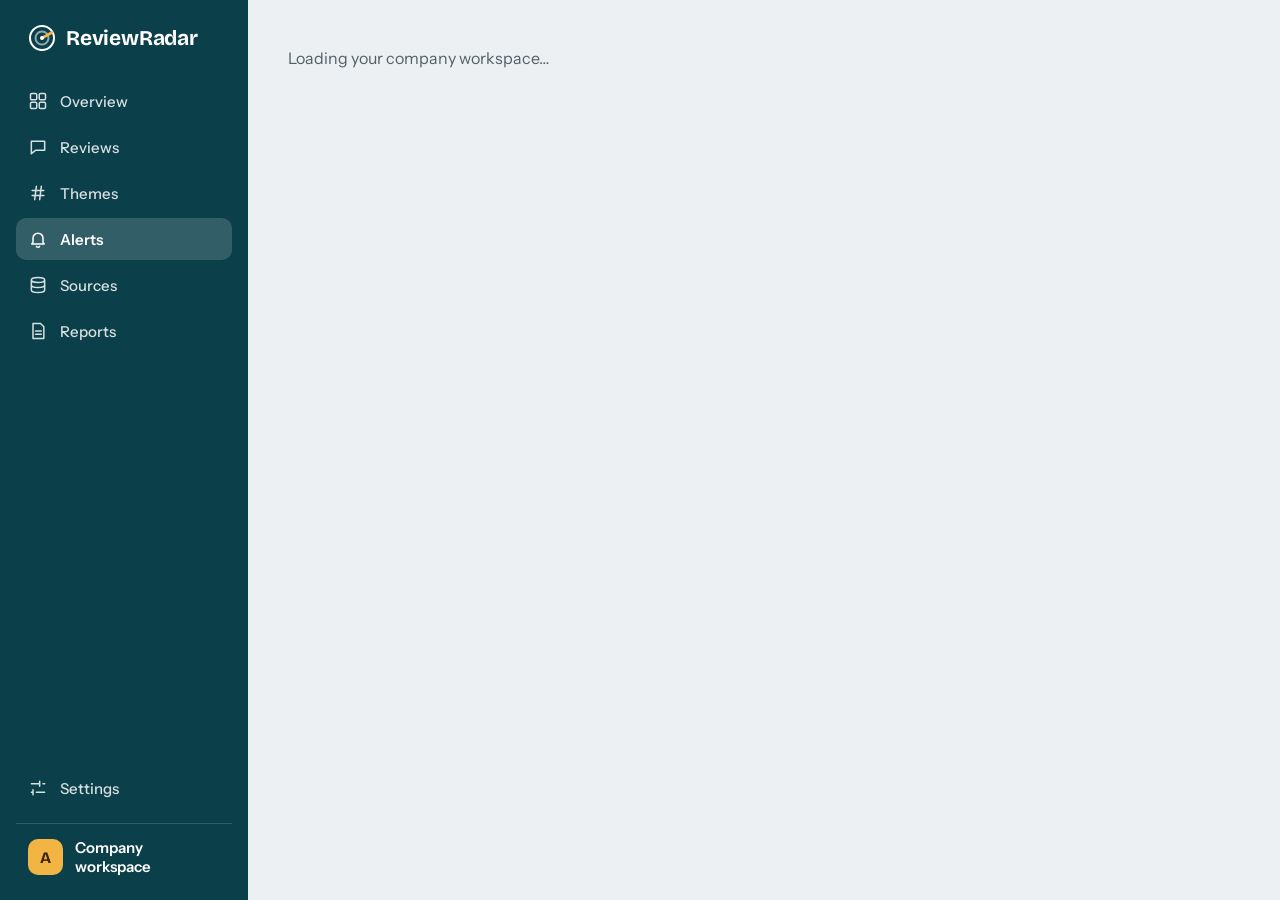
<file: alerts.html>
<!doctype html>
<html lang="en">
<head>
<meta charset="utf-8">
<meta name="viewport" content="width=device-width, initial-scale=1">
<title>Alerts, ReviewRadar</title>
<link rel="preconnect" href="https://fonts.googleapis.com">
<link rel="preconnect" href="https://fonts.gstatic.com" crossorigin>
<link href="https://fonts.googleapis.com/css2?family=Bricolage+Grotesque:opsz,wght@12..96,600;12..96,700&family=Instrument+Sans:wght@400;500;600&display=swap" rel="stylesheet">
<link rel="stylesheet" href="styles.css">
</head>
<body>
<div class="rr-app">

  <nav class="rr-sidebar" aria-label="Main">
    <div style="display: flex; align-items: center; gap: 10px; padding: 0 12px 24px">
      <svg width="28" height="28" viewBox="0 0 28 28" aria-hidden="true"><circle cx="14" cy="14" r="12" fill="none" stroke="#fff" stroke-width="2"/><circle cx="14" cy="14" r="6.5" fill="none" stroke="#fff" stroke-width="2" opacity=".55"/><path d="M14 14 L24 8.5" stroke="#F2B544" stroke-width="2.6" stroke-linecap="round"/><circle cx="14" cy="14" r="2" fill="#fff"/></svg>
      <span class="disp" style="font-size: 21px; font-weight: 700; letter-spacing: -0.01em">ReviewRadar</span>
    </div>
    <a class="nav" href="overview"><svg width="20" height="20" viewBox="0 0 24 24" fill="none" stroke="currentColor" stroke-width="1.8" aria-hidden="true"><rect x="3" y="3" width="7.5" height="7.5" rx="1.5"/><rect x="13.5" y="3" width="7.5" height="7.5" rx="1.5"/><rect x="3" y="13.5" width="7.5" height="7.5" rx="1.5"/><rect x="13.5" y="13.5" width="7.5" height="7.5" rx="1.5"/></svg>Overview</a>
    <a class="nav" href="reviews"><svg width="20" height="20" viewBox="0 0 24 24" fill="none" stroke="currentColor" stroke-width="1.8" stroke-linejoin="round" aria-hidden="true"><path d="M4 5h16v11H9l-5 4z"/></svg>Reviews</a>
    <a class="nav" href="themes"><svg width="20" height="20" viewBox="0 0 24 24" fill="none" stroke="currentColor" stroke-width="1.8" stroke-linecap="round" aria-hidden="true"><path d="M5 9h14M5 15h14M10 4L8 20M16 4l-2 16"/></svg>Themes</a>
    <a class="nav on" href="alerts"><svg width="20" height="20" viewBox="0 0 24 24" fill="none" stroke="currentColor" stroke-width="1.8" stroke-linejoin="round" aria-hidden="true"><path d="M6 16v-5a6 6 0 1112 0v5l1.5 2h-15zM10 20a2 2 0 004 0"/></svg>Alerts<span class="badge" data-alert-badge hidden></span></a>
    <a class="nav" href="sources"><svg width="20" height="20" viewBox="0 0 24 24" fill="none" stroke="currentColor" stroke-width="1.8" aria-hidden="true"><path d="M4 6c0-1.7 3.6-3 8-3s8 1.3 8 3-3.6 3-8 3-8-1.3-8-3zM4 6v6c0 1.7 3.6 3 8 3s8-1.3 8-3V6M4 12v6c0 1.7 3.6 3 8 3s8-1.3 8-3v-6"/></svg>Sources</a>
    <a class="nav" href="reports"><svg width="20" height="20" viewBox="0 0 24 24" fill="none" stroke="currentColor" stroke-width="1.8" stroke-linejoin="round" stroke-linecap="round" aria-hidden="true"><path d="M6 3h9l4 4v14H6zM9 12h7M9 16h7"/></svg>Reports</a>
    <div style="flex: 1; min-height: 40px"></div>
    <a class="nav" href="settings"><svg width="20" height="20" viewBox="0 0 24 24" fill="none" stroke="currentColor" stroke-width="1.8" stroke-linecap="round" aria-hidden="true"><path d="M4 7h10M18 7h2M4 17h2M10 17h10M14 4v6M6 14v6"/></svg>Settings</a>
    <div style="display: flex; align-items: center; gap: 12px; padding: 14px 12px 0; margin-top: 10px; border-top: 1px solid rgba(255,255,255,.16)">
      <span class="disp" style="width: 36px; height: 36px; border-radius: 10px; background: #F2B544; color: #3A2600; font-weight: 700; display: flex; align-items: center; justify-content: center">A</span>
      <div style="min-width: 0"><div style="font-size: 15px; font-weight: 600">Company workspace</div></div>
    </div>
  </nav>

  <main class="rr-main">
    <p class="muted" role="status">Loading your company workspace…</p>
  </main>
</div>
<script src="app.js" defer></script>
</body>
</html>
</file>
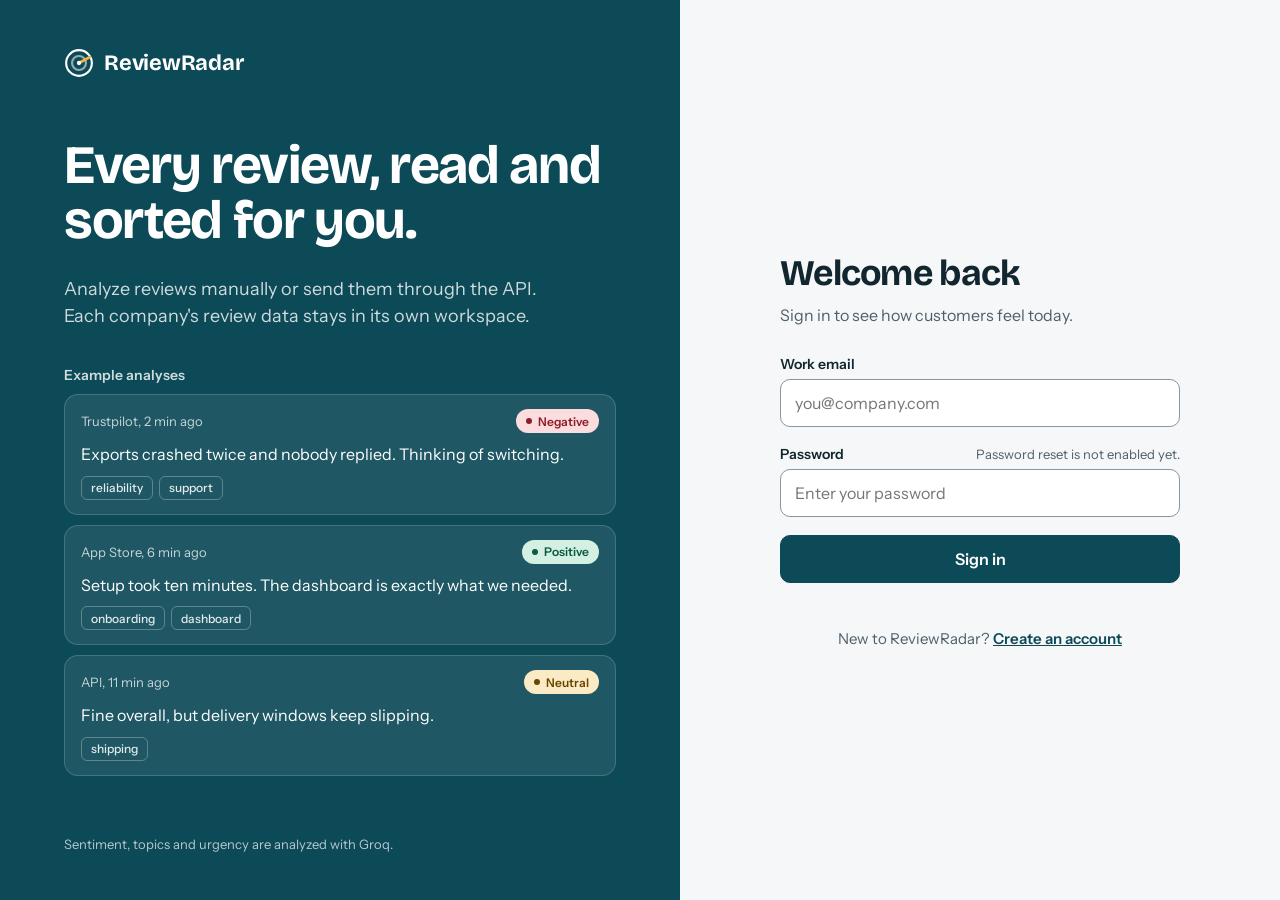
<file: login.html>
<!doctype html>
<html lang="en">
<head>
<meta charset="utf-8">
<meta name="viewport" content="width=device-width, initial-scale=1">
<title>Sign in to ReviewRadar</title>
<link rel="preconnect" href="https://fonts.googleapis.com">
<link rel="preconnect" href="https://fonts.gstatic.com" crossorigin>
<link href="https://fonts.googleapis.com/css2?family=Bricolage+Grotesque:opsz,wght@12..96,600;12..96,700&family=Instrument+Sans:wght@400;500;600&display=swap" rel="stylesheet">
<link rel="stylesheet" href="styles.css">
</head>
<body>
<div class="auth-shell">

  <section class="auth-panel">
    <div class="auth-card">
      <div class="auth-intro">
        <h1 class="disp auth-panel-title">Welcome back</h1>
        <p class="auth-sub">Sign in to see how customers feel today.</p>
      </div>

      <form class="auth-form" action="api/login.php" method="post">
        <div>
          <label class="lbl" for="email">Work email</label>
          <input class="inp" id="email" name="email" type="email" placeholder="you@company.com" autocomplete="email" required>
        </div>
        <div>
          <div class="auth-label-row">
            <label class="lbl" for="password">Password</label>
            <span class="muted auth-note">Password reset is not enabled yet.</span>
          </div>
          <input class="inp" id="password" name="password" type="password" placeholder="Enter your password" autocomplete="current-password" required>
        </div>
        <button class="btn lg block" type="submit">Sign in</button>
        <p class="auth-form-msg" data-form-message role="status"></p>
      </form>

      <p class="auth-alt">New to ReviewRadar? <a href="signup">Create an account</a></p>
    </div>
  </section>

  <section class="auth-hero">
    <div class="auth-brand">
      <svg width="30" height="30" viewBox="0 0 28 28" aria-hidden="true"><circle cx="14" cy="14" r="12" fill="none" stroke="#fff" stroke-width="2"/><circle cx="14" cy="14" r="6.5" fill="none" stroke="#fff" stroke-width="2" opacity=".55"/><path d="M14 14 L24 8.5" stroke="#F2B544" stroke-width="2.6" stroke-linecap="round"/><circle cx="14" cy="14" r="2" fill="#fff"/></svg>
      <span class="disp auth-brand-name">ReviewRadar</span>
    </div>

    <div class="auth-hero-copy">
      <h2 class="disp auth-hero-title">Every review, read and sorted for you.</h2>
      <p class="auth-lede">Analyze reviews manually or send them through the API. Each company's review data stays in its own workspace.</p>

      <div class="auth-examples">
        <div class="auth-examples-title">Example analyses</div>

        <div class="auth-example">
          <div class="auth-example-meta"><span>Trustpilot, 2 min ago</span><span class="pill neg">Negative</span></div>
          <div class="auth-example-body">Exports crashed twice and nobody replied. Thinking of switching.</div>
          <div class="auth-example-tags"><span class="chip chip-dark">reliability</span><span class="chip chip-dark">support</span></div>
        </div>

        <div class="auth-example">
          <div class="auth-example-meta"><span>App Store, 6 min ago</span><span class="pill pos">Positive</span></div>
          <div class="auth-example-body">Setup took ten minutes. The dashboard is exactly what we needed.</div>
          <div class="auth-example-tags"><span class="chip chip-dark">onboarding</span><span class="chip chip-dark">dashboard</span></div>
        </div>

        <div class="auth-example">
          <div class="auth-example-meta"><span>API, 11 min ago</span><span class="pill neu">Neutral</span></div>
          <div class="auth-example-body">Fine overall, but delivery windows keep slipping.</div>
          <div class="auth-example-tags"><span class="chip chip-dark">shipping</span></div>
        </div>
      </div>
    </div>

    <p class="auth-footnote">Sentiment, topics and urgency are analyzed with Groq.</p>
  </section>

</div>
<script src="app.js" defer></script>
</body>
</html>
</file>
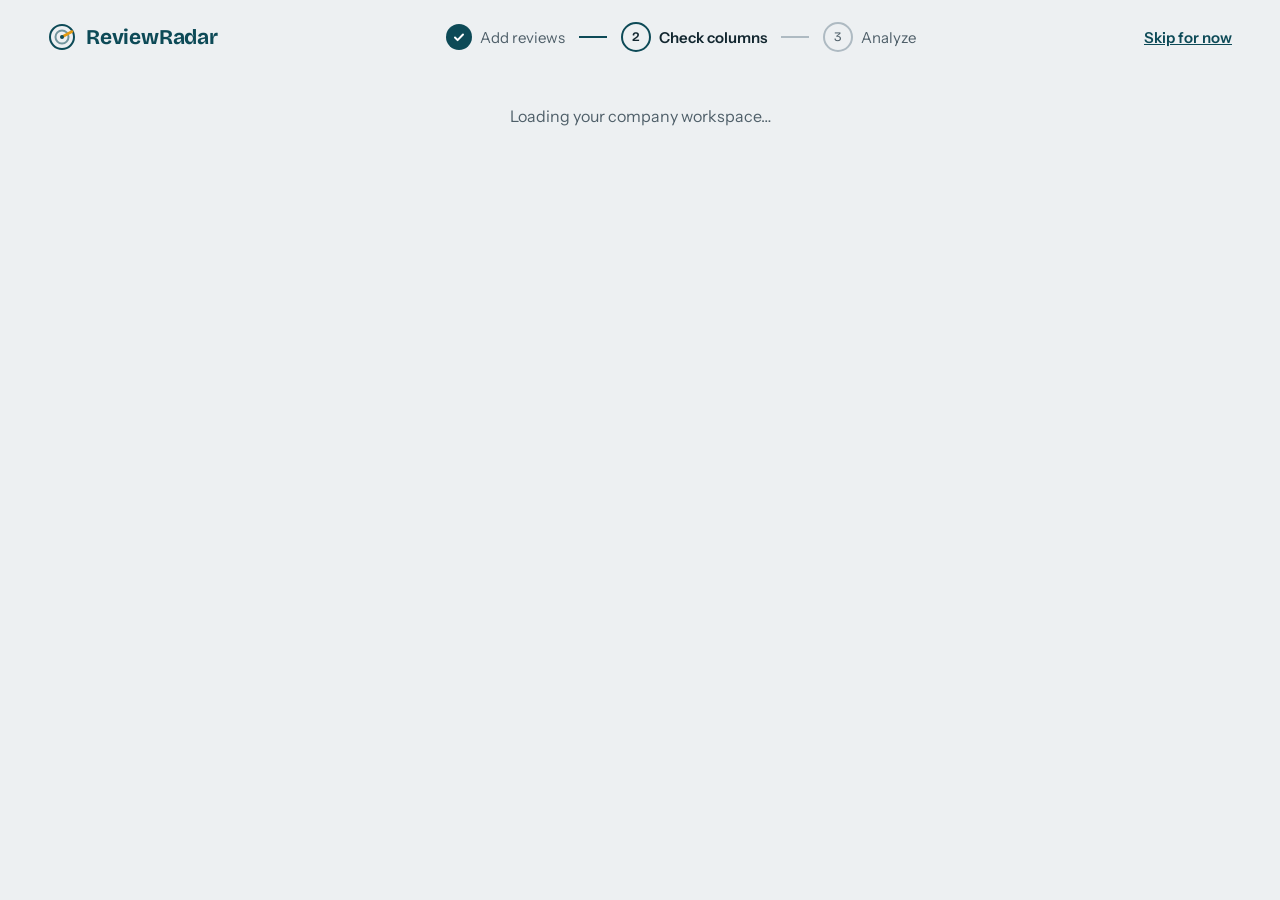
<file: onboarding.html>
<!doctype html>
<html lang="en">
<head>
<meta charset="utf-8">
<meta name="viewport" content="width=device-width, initial-scale=1">
<title>Check your columns</title>
<link rel="preconnect" href="https://fonts.googleapis.com">
<link rel="preconnect" href="https://fonts.gstatic.com" crossorigin>
<link href="https://fonts.googleapis.com/css2?family=Bricolage+Grotesque:opsz,wght@12..96,600;12..96,700&family=Instrument+Sans:wght@400;500;600&display=swap" rel="stylesheet">
<link rel="stylesheet" href="styles.css">
</head>
<body>
<div style="min-height: 100vh; min-height: 100svh; background: #EDF0F2; display: flex; flex-direction: column">

  <header class="ob-header" style="display: flex; align-items: center; justify-content: space-between; padding: 22px 48px; gap: 16px; flex-wrap: wrap">
    <div style="display: flex; align-items: center; gap: 10px; color: #0D4A57">
      <svg width="28" height="28" viewBox="0 0 28 28" aria-hidden="true"><circle cx="14" cy="14" r="12" fill="none" stroke="#0D4A57" stroke-width="2"/><circle cx="14" cy="14" r="6.5" fill="none" stroke="#0D4A57" stroke-width="2" opacity=".55"/><path d="M14 14 L24 8.5" stroke="#E39A12" stroke-width="2.6" stroke-linecap="round"/><circle cx="14" cy="14" r="2" fill="#0D4A57"/></svg>
      <span class="disp" style="font-size: 21px; font-weight: 700; letter-spacing: -0.01em">ReviewRadar</span>
    </div>
    <ol style="margin: 0; padding: 0; list-style: none; display: flex; align-items: center; gap: 14px; font-size: 15px; flex-wrap: wrap">
      <li style="display: flex; align-items: center; gap: 8px; color: #4F5F69"><span style="width: 26px; height: 26px; border-radius: 50%; background: #0D4A57; display: flex; align-items: center; justify-content: center"><svg width="14" height="14" viewBox="0 0 14 14" aria-hidden="true"><path d="M3 7.5l2.6 2.6L11 4.5" fill="none" stroke="#fff" stroke-width="2" stroke-linecap="round" stroke-linejoin="round"/></svg></span>Add reviews</li>
      <li style="width: 28px; height: 2px; background: #0D4A57"></li>
      <li style="display: flex; align-items: center; gap: 8px; font-weight: 600"><span class="disp" style="width: 26px; height: 26px; border-radius: 50%; border: 2px solid #0D4A57; display: flex; align-items: center; justify-content: center; font-size: 13px">2</span>Check columns</li>
      <li style="width: 28px; height: 2px; background: #AEBAC2"></li>
      <li style="display: flex; align-items: center; gap: 8px; color: #4F5F69"><span class="disp" style="width: 26px; height: 26px; border-radius: 50%; border: 2px solid #AEBAC2; display: flex; align-items: center; justify-content: center; font-size: 13px">3</span>Analyze</li>
    </ol>
    <a href="overview" style="font-size: 15px">Skip for now</a>
  </header>

  <main class="ob-main" style="flex: 1; display: flex; flex-wrap: wrap; gap: 28px; align-items: flex-start; justify-content: center; padding: 16px 48px 56px; box-sizing: border-box">
    <p class="muted" role="status">Loading your company workspace…</p>
  </main>
</div>
<script src="app.js" defer></script>
</body>
</html>
</file>
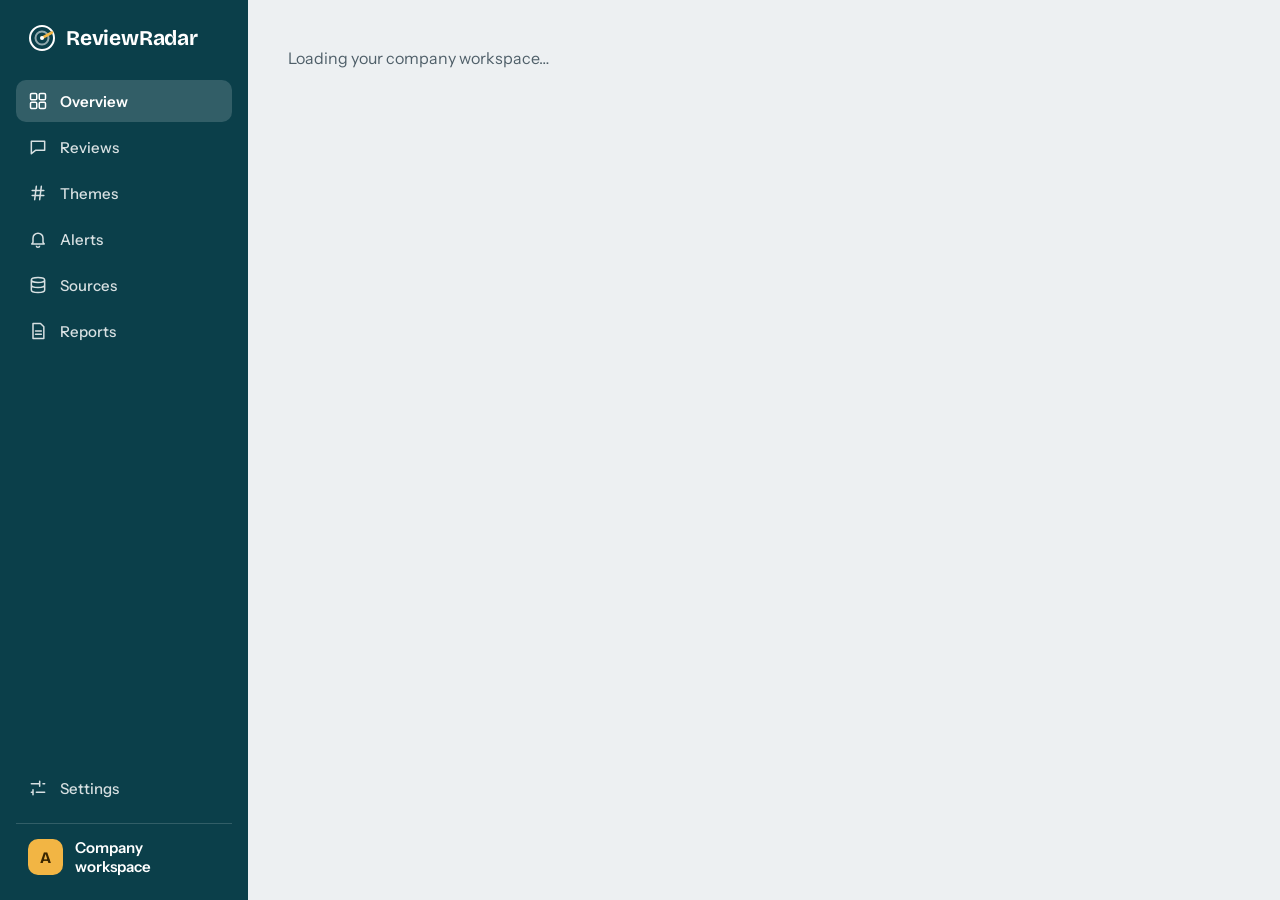
<file: overview.html>
<!doctype html>
<html lang="en">
<head>
<meta charset="utf-8">
<meta name="viewport" content="width=device-width, initial-scale=1">
<title>Overview, ReviewRadar</title>
<link rel="preconnect" href="https://fonts.googleapis.com">
<link rel="preconnect" href="https://fonts.gstatic.com" crossorigin>
<link href="https://fonts.googleapis.com/css2?family=Bricolage+Grotesque:opsz,wght@12..96,600;12..96,700&family=Instrument+Sans:wght@400;500;600&display=swap" rel="stylesheet">
<link rel="stylesheet" href="styles.css">
</head>
<body>
<div class="rr-app">

  <nav class="rr-sidebar" aria-label="Main">
    <div style="display: flex; align-items: center; gap: 10px; padding: 0 12px 24px">
      <svg width="28" height="28" viewBox="0 0 28 28" aria-hidden="true"><circle cx="14" cy="14" r="12" fill="none" stroke="#fff" stroke-width="2"/><circle cx="14" cy="14" r="6.5" fill="none" stroke="#fff" stroke-width="2" opacity=".55"/><path d="M14 14 L24 8.5" stroke="#F2B544" stroke-width="2.6" stroke-linecap="round"/><circle cx="14" cy="14" r="2" fill="#fff"/></svg>
      <span class="disp" style="font-size: 21px; font-weight: 700; letter-spacing: -0.01em">ReviewRadar</span>
    </div>
    <a class="nav on" href="overview"><svg width="20" height="20" viewBox="0 0 24 24" fill="none" stroke="currentColor" stroke-width="1.8" aria-hidden="true"><rect x="3" y="3" width="7.5" height="7.5" rx="1.5"/><rect x="13.5" y="3" width="7.5" height="7.5" rx="1.5"/><rect x="3" y="13.5" width="7.5" height="7.5" rx="1.5"/><rect x="13.5" y="13.5" width="7.5" height="7.5" rx="1.5"/></svg>Overview</a>
    <a class="nav" href="reviews"><svg width="20" height="20" viewBox="0 0 24 24" fill="none" stroke="currentColor" stroke-width="1.8" stroke-linejoin="round" aria-hidden="true"><path d="M4 5h16v11H9l-5 4z"/></svg>Reviews</a>
    <a class="nav" href="themes"><svg width="20" height="20" viewBox="0 0 24 24" fill="none" stroke="currentColor" stroke-width="1.8" stroke-linecap="round" aria-hidden="true"><path d="M5 9h14M5 15h14M10 4L8 20M16 4l-2 16"/></svg>Themes</a>
    <a class="nav" href="alerts"><svg width="20" height="20" viewBox="0 0 24 24" fill="none" stroke="currentColor" stroke-width="1.8" stroke-linejoin="round" aria-hidden="true"><path d="M6 16v-5a6 6 0 1112 0v5l1.5 2h-15zM10 20a2 2 0 004 0"/></svg>Alerts<span class="badge" data-alert-badge hidden></span></a>
    <a class="nav" href="sources"><svg width="20" height="20" viewBox="0 0 24 24" fill="none" stroke="currentColor" stroke-width="1.8" aria-hidden="true"><path d="M4 6c0-1.7 3.6-3 8-3s8 1.3 8 3-3.6 3-8 3-8-1.3-8-3zM4 6v6c0 1.7 3.6 3 8 3s8-1.3 8-3V6M4 12v6c0 1.7 3.6 3 8 3s8-1.3 8-3v-6"/></svg>Sources</a>
    <a class="nav" href="reports"><svg width="20" height="20" viewBox="0 0 24 24" fill="none" stroke="currentColor" stroke-width="1.8" stroke-linejoin="round" stroke-linecap="round" aria-hidden="true"><path d="M6 3h9l4 4v14H6zM9 12h7M9 16h7"/></svg>Reports</a>
    <div style="flex: 1; min-height: 40px"></div>
    <a class="nav" href="settings"><svg width="20" height="20" viewBox="0 0 24 24" fill="none" stroke="currentColor" stroke-width="1.8" stroke-linecap="round" aria-hidden="true"><path d="M4 7h10M18 7h2M4 17h2M10 17h10M14 4v6M6 14v6"/></svg>Settings</a>
    <div style="display: flex; align-items: center; gap: 12px; padding: 14px 12px 0; margin-top: 10px; border-top: 1px solid rgba(255,255,255,.16)">
      <span class="disp" style="width: 36px; height: 36px; border-radius: 10px; background: #F2B544; color: #3A2600; font-weight: 700; display: flex; align-items: center; justify-content: center">A</span>
      <div style="min-width: 0"><div style="font-size: 15px; font-weight: 600">Company workspace</div></div>
    </div>
  </nav>

  <main class="rr-main">
    <p class="muted" role="status">Loading your company workspace…</p>
  </main>
</div>
<script src="app.js" defer></script>
</body>
</html>
</file>
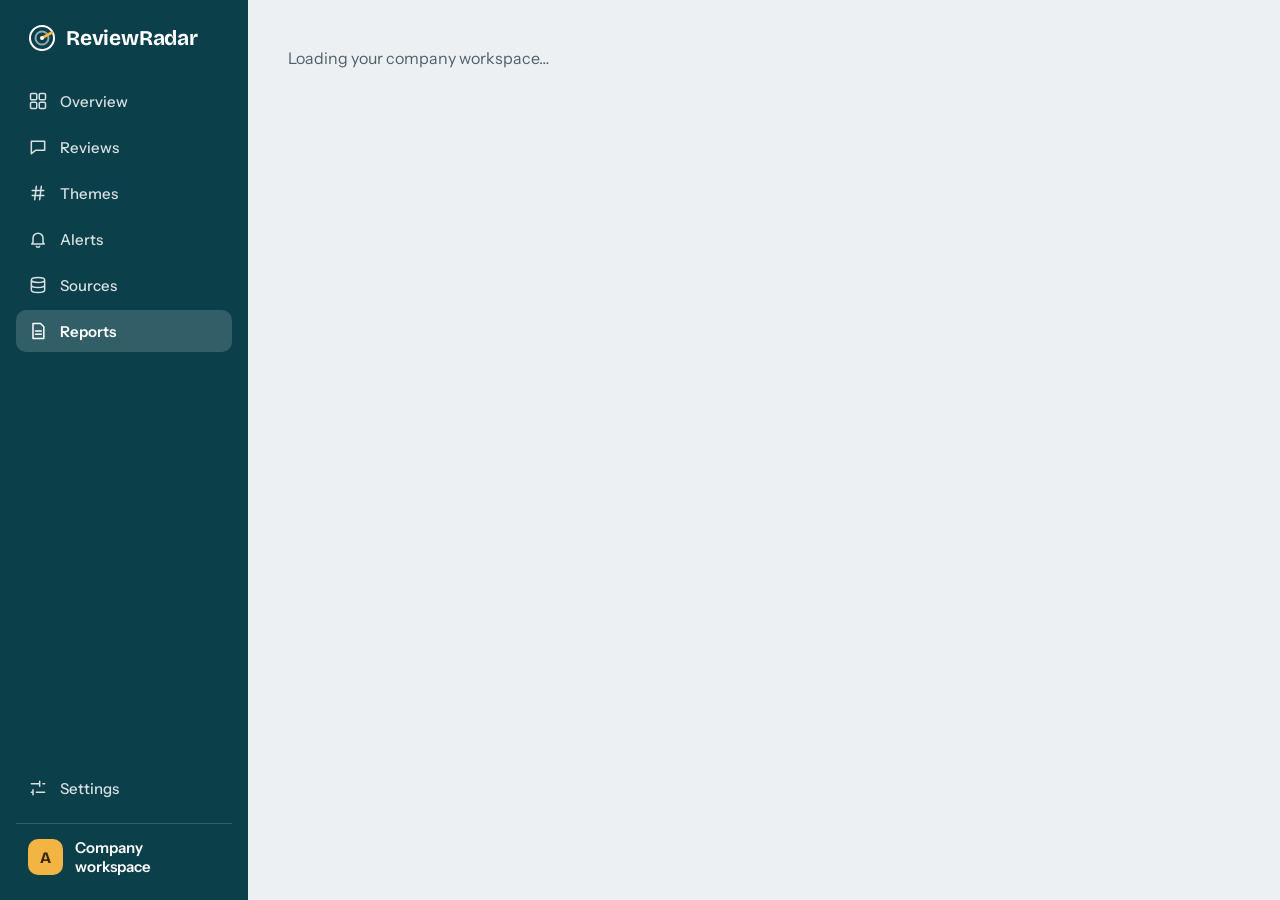
<file: reports.html>
<!doctype html>
<html lang="en">
<head>
<meta charset="utf-8">
<meta name="viewport" content="width=device-width, initial-scale=1">
<title>Reports, ReviewRadar</title>
<link rel="preconnect" href="https://fonts.googleapis.com">
<link rel="preconnect" href="https://fonts.gstatic.com" crossorigin>
<link href="https://fonts.googleapis.com/css2?family=Bricolage+Grotesque:opsz,wght@12..96,600;12..96,700&family=Instrument+Sans:wght@400;500;600&display=swap" rel="stylesheet">
<link rel="stylesheet" href="styles.css">
</head>
<body>
<div class="rr-app">

  <nav class="rr-sidebar" aria-label="Main">
    <div style="display: flex; align-items: center; gap: 10px; padding: 0 12px 24px">
      <svg width="28" height="28" viewBox="0 0 28 28" aria-hidden="true"><circle cx="14" cy="14" r="12" fill="none" stroke="#fff" stroke-width="2"/><circle cx="14" cy="14" r="6.5" fill="none" stroke="#fff" stroke-width="2" opacity=".55"/><path d="M14 14 L24 8.5" stroke="#F2B544" stroke-width="2.6" stroke-linecap="round"/><circle cx="14" cy="14" r="2" fill="#fff"/></svg>
      <span class="disp" style="font-size: 21px; font-weight: 700; letter-spacing: -0.01em">ReviewRadar</span>
    </div>
    <a class="nav" href="overview"><svg width="20" height="20" viewBox="0 0 24 24" fill="none" stroke="currentColor" stroke-width="1.8" aria-hidden="true"><rect x="3" y="3" width="7.5" height="7.5" rx="1.5"/><rect x="13.5" y="3" width="7.5" height="7.5" rx="1.5"/><rect x="3" y="13.5" width="7.5" height="7.5" rx="1.5"/><rect x="13.5" y="13.5" width="7.5" height="7.5" rx="1.5"/></svg>Overview</a>
    <a class="nav" href="reviews"><svg width="20" height="20" viewBox="0 0 24 24" fill="none" stroke="currentColor" stroke-width="1.8" stroke-linejoin="round" aria-hidden="true"><path d="M4 5h16v11H9l-5 4z"/></svg>Reviews</a>
    <a class="nav" href="themes"><svg width="20" height="20" viewBox="0 0 24 24" fill="none" stroke="currentColor" stroke-width="1.8" stroke-linecap="round" aria-hidden="true"><path d="M5 9h14M5 15h14M10 4L8 20M16 4l-2 16"/></svg>Themes</a>
    <a class="nav" href="alerts"><svg width="20" height="20" viewBox="0 0 24 24" fill="none" stroke="currentColor" stroke-width="1.8" stroke-linejoin="round" aria-hidden="true"><path d="M6 16v-5a6 6 0 1112 0v5l1.5 2h-15zM10 20a2 2 0 004 0"/></svg>Alerts<span class="badge" data-alert-badge hidden></span></a>
    <a class="nav" href="sources"><svg width="20" height="20" viewBox="0 0 24 24" fill="none" stroke="currentColor" stroke-width="1.8" aria-hidden="true"><path d="M4 6c0-1.7 3.6-3 8-3s8 1.3 8 3-3.6 3-8 3-8-1.3-8-3zM4 6v6c0 1.7 3.6 3 8 3s8-1.3 8-3V6M4 12v6c0 1.7 3.6 3 8 3s8-1.3 8-3v-6"/></svg>Sources</a>
    <a class="nav on" href="reports"><svg width="20" height="20" viewBox="0 0 24 24" fill="none" stroke="currentColor" stroke-width="1.8" stroke-linejoin="round" stroke-linecap="round" aria-hidden="true"><path d="M6 3h9l4 4v14H6zM9 12h7M9 16h7"/></svg>Reports</a>
    <div style="flex: 1; min-height: 40px"></div>
    <a class="nav" href="settings"><svg width="20" height="20" viewBox="0 0 24 24" fill="none" stroke="currentColor" stroke-width="1.8" stroke-linecap="round" aria-hidden="true"><path d="M4 7h10M18 7h2M4 17h2M10 17h10M14 4v6M6 14v6"/></svg>Settings</a>
    <div style="display: flex; align-items: center; gap: 12px; padding: 14px 12px 0; margin-top: 10px; border-top: 1px solid rgba(255,255,255,.16)">
      <span class="disp" style="width: 36px; height: 36px; border-radius: 10px; background: #F2B544; color: #3A2600; font-weight: 700; display: flex; align-items: center; justify-content: center">A</span>
      <div style="min-width: 0"><div style="font-size: 15px; font-weight: 600">Company workspace</div></div>
    </div>
  </nav>

  <main class="rr-main">
    <p class="muted" role="status">Loading your company workspace…</p>
  </main>
</div>
<script src="app.js" defer></script>
</body>
</html>
</file>
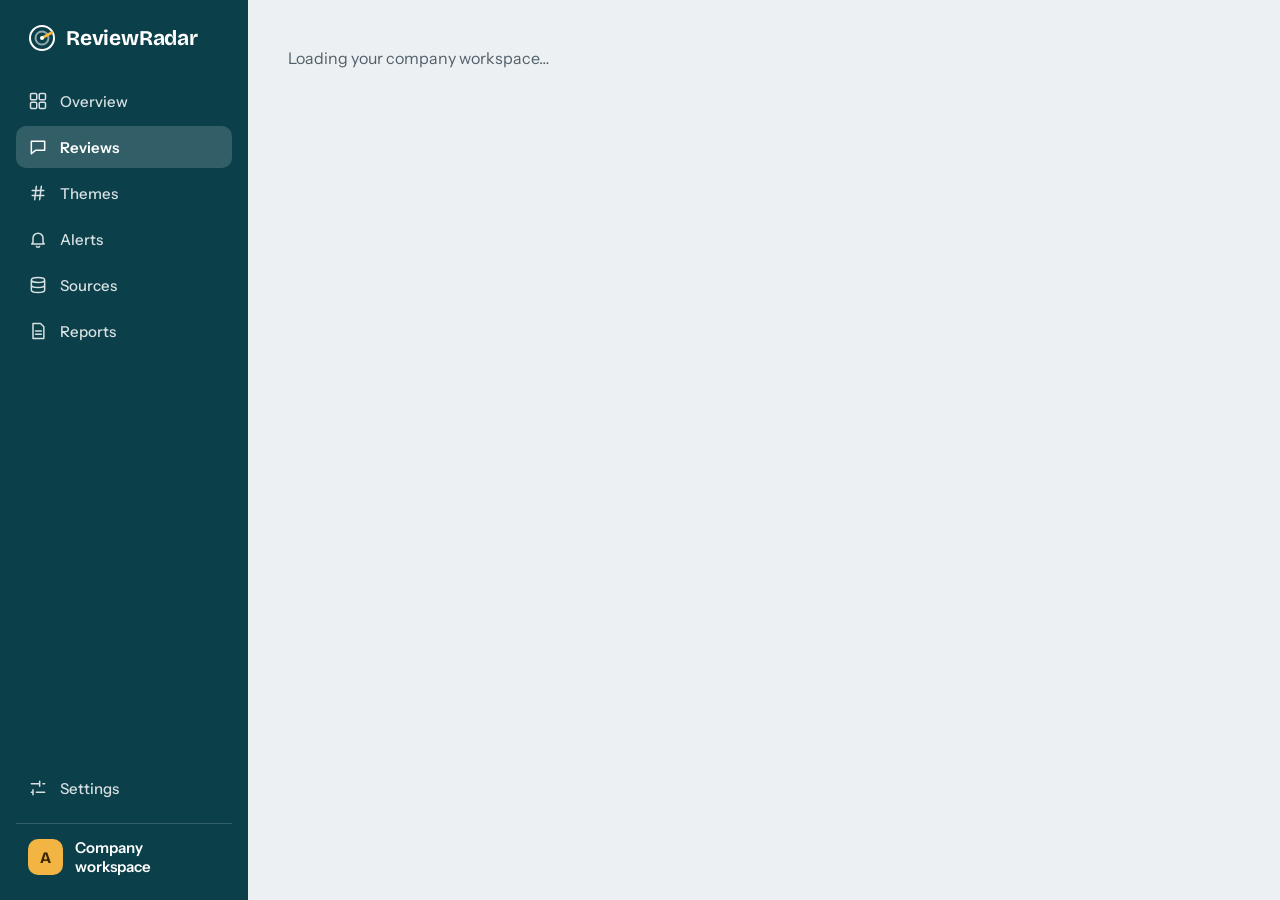
<file: reviews.html>
<!doctype html>
<html lang="en">
<head>
<meta charset="utf-8">
<meta name="viewport" content="width=device-width, initial-scale=1">
<title>Reviews, ReviewRadar</title>
<link rel="preconnect" href="https://fonts.googleapis.com">
<link rel="preconnect" href="https://fonts.gstatic.com" crossorigin>
<link href="https://fonts.googleapis.com/css2?family=Bricolage+Grotesque:opsz,wght@12..96,600;12..96,700&family=Instrument+Sans:wght@400;500;600&display=swap" rel="stylesheet">
<link rel="stylesheet" href="styles.css">
</head>
<body>
<div class="rr-app">

  <nav class="rr-sidebar" aria-label="Main">
    <div style="display: flex; align-items: center; gap: 10px; padding: 0 12px 24px">
      <svg width="28" height="28" viewBox="0 0 28 28" aria-hidden="true"><circle cx="14" cy="14" r="12" fill="none" stroke="#fff" stroke-width="2"/><circle cx="14" cy="14" r="6.5" fill="none" stroke="#fff" stroke-width="2" opacity=".55"/><path d="M14 14 L24 8.5" stroke="#F2B544" stroke-width="2.6" stroke-linecap="round"/><circle cx="14" cy="14" r="2" fill="#fff"/></svg>
      <span class="disp" style="font-size: 21px; font-weight: 700; letter-spacing: -0.01em">ReviewRadar</span>
    </div>
    <a class="nav" href="overview"><svg width="20" height="20" viewBox="0 0 24 24" fill="none" stroke="currentColor" stroke-width="1.8" aria-hidden="true"><rect x="3" y="3" width="7.5" height="7.5" rx="1.5"/><rect x="13.5" y="3" width="7.5" height="7.5" rx="1.5"/><rect x="3" y="13.5" width="7.5" height="7.5" rx="1.5"/><rect x="13.5" y="13.5" width="7.5" height="7.5" rx="1.5"/></svg>Overview</a>
    <a class="nav on" href="reviews"><svg width="20" height="20" viewBox="0 0 24 24" fill="none" stroke="currentColor" stroke-width="1.8" stroke-linejoin="round" aria-hidden="true"><path d="M4 5h16v11H9l-5 4z"/></svg>Reviews</a>
    <a class="nav" href="themes"><svg width="20" height="20" viewBox="0 0 24 24" fill="none" stroke="currentColor" stroke-width="1.8" stroke-linecap="round" aria-hidden="true"><path d="M5 9h14M5 15h14M10 4L8 20M16 4l-2 16"/></svg>Themes</a>
    <a class="nav" href="alerts"><svg width="20" height="20" viewBox="0 0 24 24" fill="none" stroke="currentColor" stroke-width="1.8" stroke-linejoin="round" aria-hidden="true"><path d="M6 16v-5a6 6 0 1112 0v5l1.5 2h-15zM10 20a2 2 0 004 0"/></svg>Alerts<span class="badge" data-alert-badge hidden></span></a>
    <a class="nav" href="sources"><svg width="20" height="20" viewBox="0 0 24 24" fill="none" stroke="currentColor" stroke-width="1.8" aria-hidden="true"><path d="M4 6c0-1.7 3.6-3 8-3s8 1.3 8 3-3.6 3-8 3-8-1.3-8-3zM4 6v6c0 1.7 3.6 3 8 3s8-1.3 8-3V6M4 12v6c0 1.7 3.6 3 8 3s8-1.3 8-3v-6"/></svg>Sources</a>
    <a class="nav" href="reports"><svg width="20" height="20" viewBox="0 0 24 24" fill="none" stroke="currentColor" stroke-width="1.8" stroke-linejoin="round" stroke-linecap="round" aria-hidden="true"><path d="M6 3h9l4 4v14H6zM9 12h7M9 16h7"/></svg>Reports</a>
    <div style="flex: 1; min-height: 40px"></div>
    <a class="nav" href="settings"><svg width="20" height="20" viewBox="0 0 24 24" fill="none" stroke="currentColor" stroke-width="1.8" stroke-linecap="round" aria-hidden="true"><path d="M4 7h10M18 7h2M4 17h2M10 17h10M14 4v6M6 14v6"/></svg>Settings</a>
    <div style="display: flex; align-items: center; gap: 12px; padding: 14px 12px 0; margin-top: 10px; border-top: 1px solid rgba(255,255,255,.16)">
      <span class="disp" style="width: 36px; height: 36px; border-radius: 10px; background: #F2B544; color: #3A2600; font-weight: 700; display: flex; align-items: center; justify-content: center">A</span>
      <div style="min-width: 0"><div style="font-size: 15px; font-weight: 600">Company workspace</div></div>
    </div>
  </nav>

  <main class="rr-main">
    <p class="muted" role="status">Loading your company workspace…</p>
  </main>
</div>
<script src="app.js" defer></script>
</body>
</html>
</file>
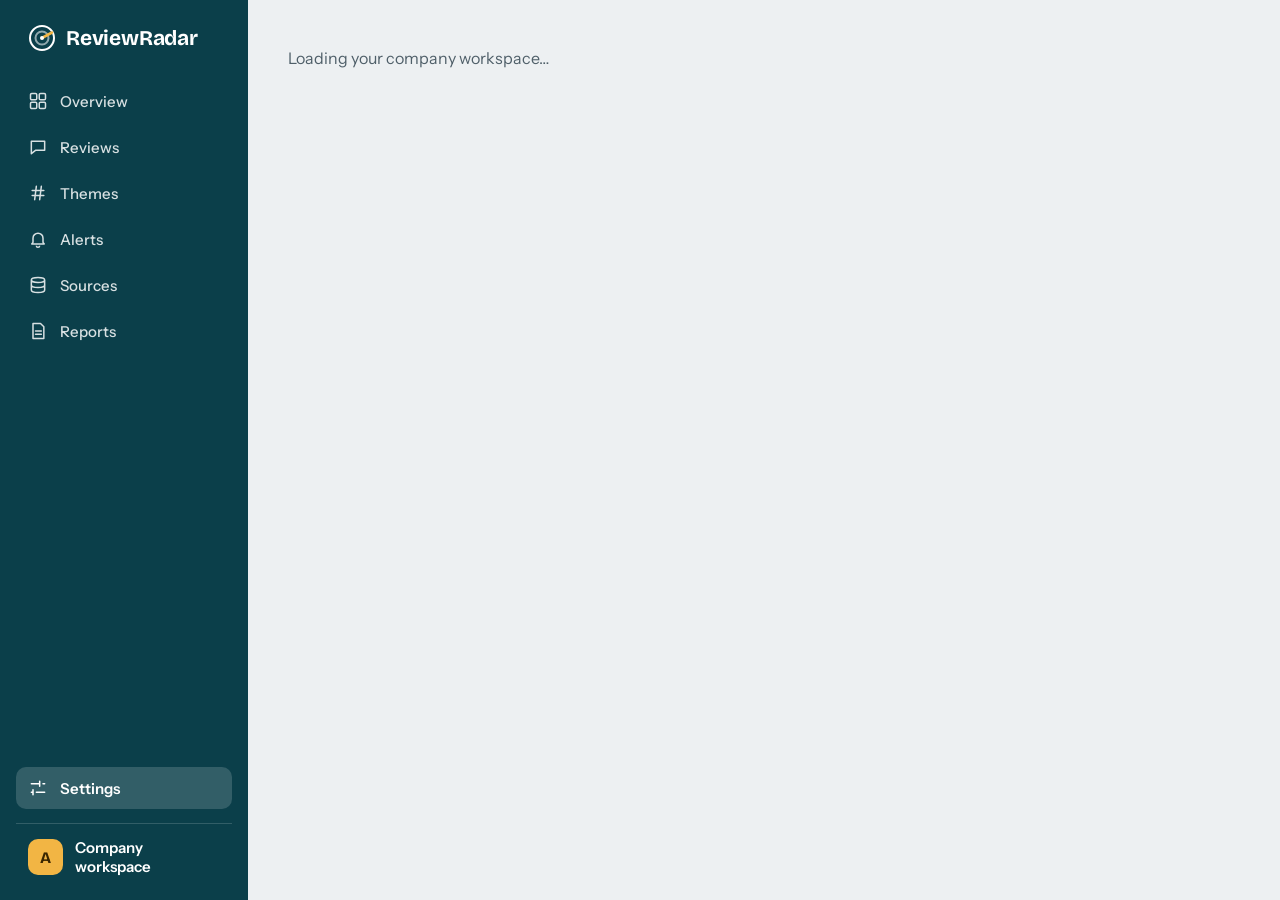
<file: settings.html>
<!doctype html>
<html lang="en">
<head>
<meta charset="utf-8">
<meta name="viewport" content="width=device-width, initial-scale=1">
<title>Settings, ReviewRadar</title>
<link rel="preconnect" href="https://fonts.googleapis.com">
<link rel="preconnect" href="https://fonts.gstatic.com" crossorigin>
<link href="https://fonts.googleapis.com/css2?family=Bricolage+Grotesque:opsz,wght@12..96,600;12..96,700&family=Instrument+Sans:wght@400;500;600&display=swap" rel="stylesheet">
<link rel="stylesheet" href="styles.css">
</head>
<body>
<div class="rr-app">

  <nav class="rr-sidebar" aria-label="Main">
    <div style="display: flex; align-items: center; gap: 10px; padding: 0 12px 24px">
      <svg width="28" height="28" viewBox="0 0 28 28" aria-hidden="true"><circle cx="14" cy="14" r="12" fill="none" stroke="#fff" stroke-width="2"/><circle cx="14" cy="14" r="6.5" fill="none" stroke="#fff" stroke-width="2" opacity=".55"/><path d="M14 14 L24 8.5" stroke="#F2B544" stroke-width="2.6" stroke-linecap="round"/><circle cx="14" cy="14" r="2" fill="#fff"/></svg>
      <span class="disp" style="font-size: 21px; font-weight: 700; letter-spacing: -0.01em">ReviewRadar</span>
    </div>
    <a class="nav" href="overview"><svg width="20" height="20" viewBox="0 0 24 24" fill="none" stroke="currentColor" stroke-width="1.8" aria-hidden="true"><rect x="3" y="3" width="7.5" height="7.5" rx="1.5"/><rect x="13.5" y="3" width="7.5" height="7.5" rx="1.5"/><rect x="3" y="13.5" width="7.5" height="7.5" rx="1.5"/><rect x="13.5" y="13.5" width="7.5" height="7.5" rx="1.5"/></svg>Overview</a>
    <a class="nav" href="reviews"><svg width="20" height="20" viewBox="0 0 24 24" fill="none" stroke="currentColor" stroke-width="1.8" stroke-linejoin="round" aria-hidden="true"><path d="M4 5h16v11H9l-5 4z"/></svg>Reviews</a>
    <a class="nav" href="themes"><svg width="20" height="20" viewBox="0 0 24 24" fill="none" stroke="currentColor" stroke-width="1.8" stroke-linecap="round" aria-hidden="true"><path d="M5 9h14M5 15h14M10 4L8 20M16 4l-2 16"/></svg>Themes</a>
    <a class="nav" href="alerts"><svg width="20" height="20" viewBox="0 0 24 24" fill="none" stroke="currentColor" stroke-width="1.8" stroke-linejoin="round" aria-hidden="true"><path d="M6 16v-5a6 6 0 1112 0v5l1.5 2h-15zM10 20a2 2 0 004 0"/></svg>Alerts<span class="badge" data-alert-badge hidden></span></a>
    <a class="nav" href="sources"><svg width="20" height="20" viewBox="0 0 24 24" fill="none" stroke="currentColor" stroke-width="1.8" aria-hidden="true"><path d="M4 6c0-1.7 3.6-3 8-3s8 1.3 8 3-3.6 3-8 3-8-1.3-8-3zM4 6v6c0 1.7 3.6 3 8 3s8-1.3 8-3V6M4 12v6c0 1.7 3.6 3 8 3s8-1.3 8-3v-6"/></svg>Sources</a>
    <a class="nav" href="reports"><svg width="20" height="20" viewBox="0 0 24 24" fill="none" stroke="currentColor" stroke-width="1.8" stroke-linejoin="round" stroke-linecap="round" aria-hidden="true"><path d="M6 3h9l4 4v14H6zM9 12h7M9 16h7"/></svg>Reports</a>
    <div style="flex: 1; min-height: 40px"></div>
    <a class="nav on" href="settings"><svg width="20" height="20" viewBox="0 0 24 24" fill="none" stroke="currentColor" stroke-width="1.8" stroke-linecap="round" aria-hidden="true"><path d="M4 7h10M18 7h2M4 17h2M10 17h10M14 4v6M6 14v6"/></svg>Settings</a>
    <div style="display: flex; align-items: center; gap: 12px; padding: 14px 12px 0; margin-top: 10px; border-top: 1px solid rgba(255,255,255,.16)">
      <span class="disp" style="width: 36px; height: 36px; border-radius: 10px; background: #F2B544; color: #3A2600; font-weight: 700; display: flex; align-items: center; justify-content: center">A</span>
      <div style="min-width: 0"><div style="font-size: 15px; font-weight: 600">Company workspace</div></div>
    </div>
  </nav>

  <main class="rr-main">
    <p class="muted" role="status">Loading your company workspace…</p>
  </main>
</div>
<script src="app.js" defer></script>
</body>
</html>
</file>
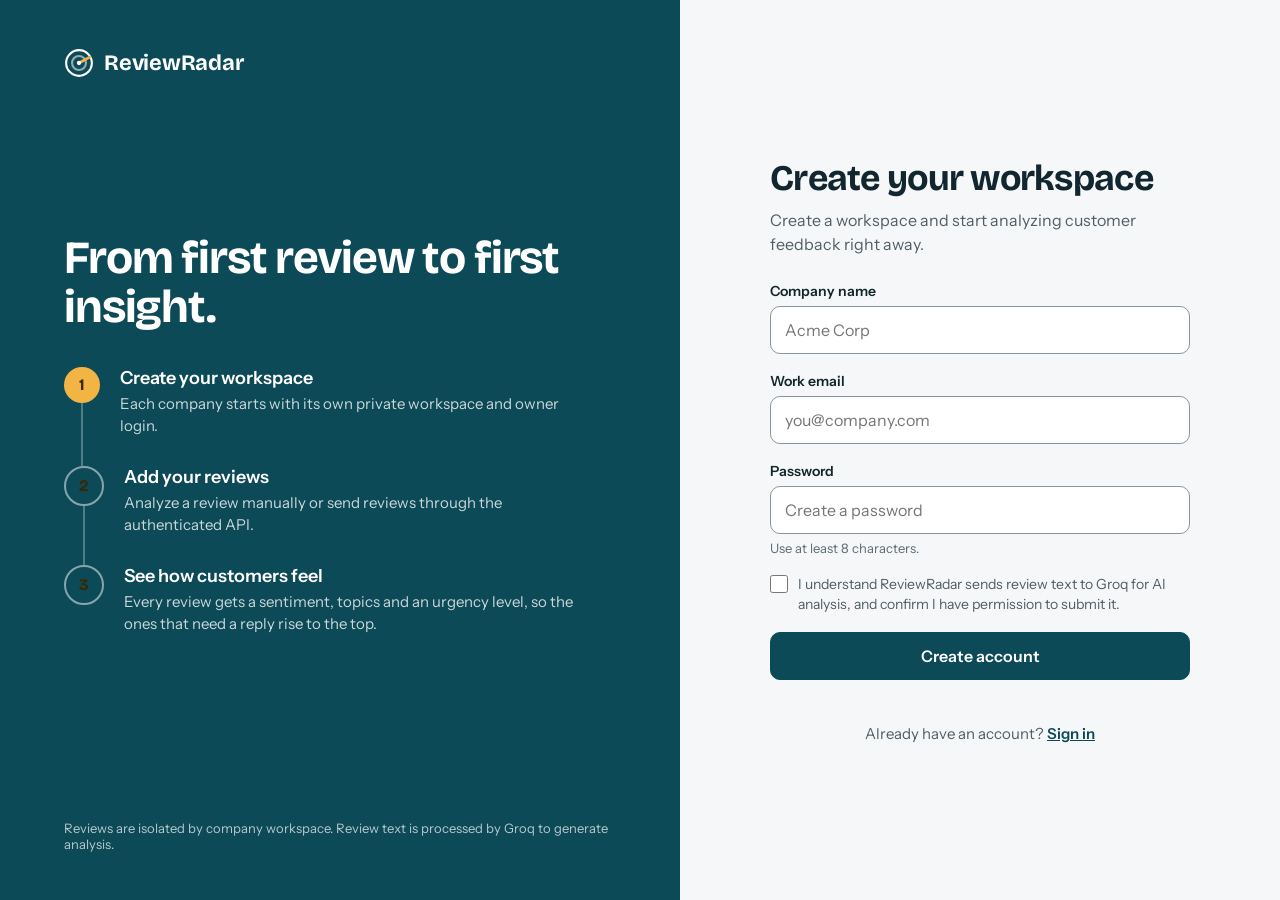
<file: signup.html>
<!doctype html>
<html lang="en">
<head>
<meta charset="utf-8">
<meta name="viewport" content="width=device-width, initial-scale=1">
<title>Create your ReviewRadar account</title>
<link rel="preconnect" href="https://fonts.googleapis.com">
<link rel="preconnect" href="https://fonts.gstatic.com" crossorigin>
<link href="https://fonts.googleapis.com/css2?family=Bricolage+Grotesque:opsz,wght@12..96,600;12..96,700&family=Instrument+Sans:wght@400;500;600&display=swap" rel="stylesheet">
<link rel="stylesheet" href="styles.css">
</head>
<body>
<div class="auth-shell">

  <section class="auth-panel">
    <div class="auth-card md">
      <div class="auth-intro">
        <h1 class="disp auth-panel-title">Create your workspace</h1>
        <p class="auth-sub">Create a workspace and start analyzing customer feedback right away.</p>
      </div>

      <form class="auth-form" action="api/signup.php" method="post">
        <div>
          <label class="lbl" for="company">Company name</label>
          <input class="inp" id="company" name="company_name" type="text" placeholder="Acme Corp" autocomplete="organization" required minlength="2" maxlength="255">
        </div>
        <div>
          <label class="lbl" for="email">Work email</label>
          <input class="inp" id="email" name="email" type="email" placeholder="you@company.com" autocomplete="email" required>
        </div>
        <div>
          <label class="lbl" for="password">Password</label>
          <input class="inp" id="password" name="password" type="password" placeholder="Create a password" autocomplete="new-password" required minlength="8" maxlength="72">
          <div class="hint">Use at least 8 characters.</div>
        </div>
        <label class="auth-consent">
          <input name="consent" type="checkbox" required>
          <span>I understand ReviewRadar sends review text to Groq for AI analysis, and confirm I have permission to submit it.</span>
        </label>
        <button class="btn lg block" type="submit">Create account</button>
        <p class="auth-form-msg" data-form-message role="status"></p>
      </form>

      <p class="auth-alt">Already have an account? <a href="login">Sign in</a></p>
    </div>
  </section>

  <section class="auth-hero">
    <div class="auth-brand">
      <svg width="30" height="30" viewBox="0 0 28 28" aria-hidden="true"><circle cx="14" cy="14" r="12" fill="none" stroke="#fff" stroke-width="2"/><circle cx="14" cy="14" r="6.5" fill="none" stroke="#fff" stroke-width="2" opacity=".55"/><path d="M14 14 L24 8.5" stroke="#F2B544" stroke-width="2.6" stroke-linecap="round"/><circle cx="14" cy="14" r="2" fill="#fff"/></svg>
      <span class="disp auth-brand-name">ReviewRadar</span>
    </div>

    <div class="auth-hero-copy md">
      <h2 class="disp auth-hero-title md">From first review to first insight.</h2>

      <ol class="auth-steps">
        <li class="auth-step">
          <div class="auth-step-marker"><span class="disp auth-step-number">1</span><span class="auth-step-rule"></span></div>
          <div class="auth-step-body"><div class="auth-step-title">Create your workspace</div><div class="auth-step-desc">Each company starts with its own private workspace and owner login.</div></div>
        </li>
        <li class="auth-step">
          <div class="auth-step-marker"><span class="disp auth-step-number ghost">2</span><span class="auth-step-rule"></span></div>
          <div class="auth-step-body"><div class="auth-step-title">Add your reviews</div><div class="auth-step-desc">Analyze a review manually or send reviews through the authenticated API.</div></div>
        </li>
        <li class="auth-step">
          <div class="auth-step-marker"><span class="disp auth-step-number ghost">3</span></div>
          <div class="auth-step-body"><div class="auth-step-title">See how customers feel</div><div class="auth-step-desc">Every review gets a sentiment, topics and an urgency level, so the ones that need a reply rise to the top.</div></div>
        </li>
      </ol>
    </div>

    <p class="auth-footnote">Reviews are isolated by company workspace. Review text is processed by Groq to generate analysis.</p>
  </section>

</div>
<script src="app.js" defer></script>
</body>
</html>
</file>
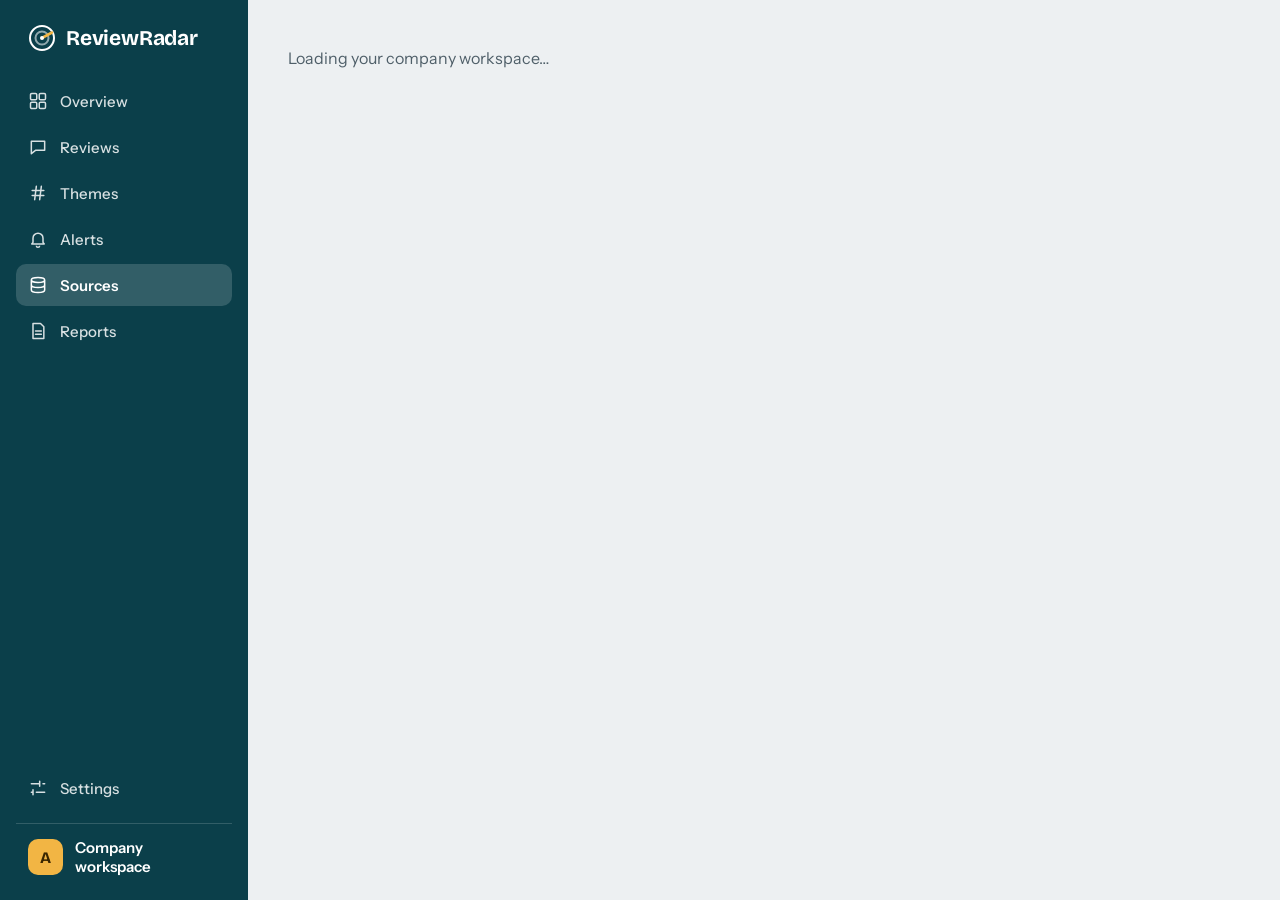
<file: sources.html>
<!doctype html>
<html lang="en">
<head>
<meta charset="utf-8">
<meta name="viewport" content="width=device-width, initial-scale=1">
<title>Sources, ReviewRadar</title>
<link rel="preconnect" href="https://fonts.googleapis.com">
<link rel="preconnect" href="https://fonts.gstatic.com" crossorigin>
<link href="https://fonts.googleapis.com/css2?family=Bricolage+Grotesque:opsz,wght@12..96,600;12..96,700&family=Instrument+Sans:wght@400;500;600&display=swap" rel="stylesheet">
<link rel="stylesheet" href="styles.css">
</head>
<body>
<div class="rr-app">

  <nav class="rr-sidebar" aria-label="Main">
    <div style="display: flex; align-items: center; gap: 10px; padding: 0 12px 24px">
      <svg width="28" height="28" viewBox="0 0 28 28" aria-hidden="true"><circle cx="14" cy="14" r="12" fill="none" stroke="#fff" stroke-width="2"/><circle cx="14" cy="14" r="6.5" fill="none" stroke="#fff" stroke-width="2" opacity=".55"/><path d="M14 14 L24 8.5" stroke="#F2B544" stroke-width="2.6" stroke-linecap="round"/><circle cx="14" cy="14" r="2" fill="#fff"/></svg>
      <span class="disp" style="font-size: 21px; font-weight: 700; letter-spacing: -0.01em">ReviewRadar</span>
    </div>
    <a class="nav" href="overview"><svg width="20" height="20" viewBox="0 0 24 24" fill="none" stroke="currentColor" stroke-width="1.8" aria-hidden="true"><rect x="3" y="3" width="7.5" height="7.5" rx="1.5"/><rect x="13.5" y="3" width="7.5" height="7.5" rx="1.5"/><rect x="3" y="13.5" width="7.5" height="7.5" rx="1.5"/><rect x="13.5" y="13.5" width="7.5" height="7.5" rx="1.5"/></svg>Overview</a>
    <a class="nav" href="reviews"><svg width="20" height="20" viewBox="0 0 24 24" fill="none" stroke="currentColor" stroke-width="1.8" stroke-linejoin="round" aria-hidden="true"><path d="M4 5h16v11H9l-5 4z"/></svg>Reviews</a>
    <a class="nav" href="themes"><svg width="20" height="20" viewBox="0 0 24 24" fill="none" stroke="currentColor" stroke-width="1.8" stroke-linecap="round" aria-hidden="true"><path d="M5 9h14M5 15h14M10 4L8 20M16 4l-2 16"/></svg>Themes</a>
    <a class="nav" href="alerts"><svg width="20" height="20" viewBox="0 0 24 24" fill="none" stroke="currentColor" stroke-width="1.8" stroke-linejoin="round" aria-hidden="true"><path d="M6 16v-5a6 6 0 1112 0v5l1.5 2h-15zM10 20a2 2 0 004 0"/></svg>Alerts<span class="badge" data-alert-badge hidden></span></a>
    <a class="nav on" href="sources"><svg width="20" height="20" viewBox="0 0 24 24" fill="none" stroke="currentColor" stroke-width="1.8" aria-hidden="true"><path d="M4 6c0-1.7 3.6-3 8-3s8 1.3 8 3-3.6 3-8 3-8-1.3-8-3zM4 6v6c0 1.7 3.6 3 8 3s8-1.3 8-3V6M4 12v6c0 1.7 3.6 3 8 3s8-1.3 8-3v-6"/></svg>Sources</a>
    <a class="nav" href="reports"><svg width="20" height="20" viewBox="0 0 24 24" fill="none" stroke="currentColor" stroke-width="1.8" stroke-linejoin="round" stroke-linecap="round" aria-hidden="true"><path d="M6 3h9l4 4v14H6zM9 12h7M9 16h7"/></svg>Reports</a>
    <div style="flex: 1; min-height: 40px"></div>
    <a class="nav" href="settings"><svg width="20" height="20" viewBox="0 0 24 24" fill="none" stroke="currentColor" stroke-width="1.8" stroke-linecap="round" aria-hidden="true"><path d="M4 7h10M18 7h2M4 17h2M10 17h10M14 4v6M6 14v6"/></svg>Settings</a>
    <div style="display: flex; align-items: center; gap: 12px; padding: 14px 12px 0; margin-top: 10px; border-top: 1px solid rgba(255,255,255,.16)">
      <span class="disp" style="width: 36px; height: 36px; border-radius: 10px; background: #F2B544; color: #3A2600; font-weight: 700; display: flex; align-items: center; justify-content: center">A</span>
      <div style="min-width: 0"><div style="font-size: 15px; font-weight: 600">Company workspace</div></div>
    </div>
  </nav>

  <main class="rr-main">
    <p class="muted" role="status">Loading your company workspace…</p>
  </main>
</div>
<script src="app.js" defer></script>
</body>
</html>
</file>
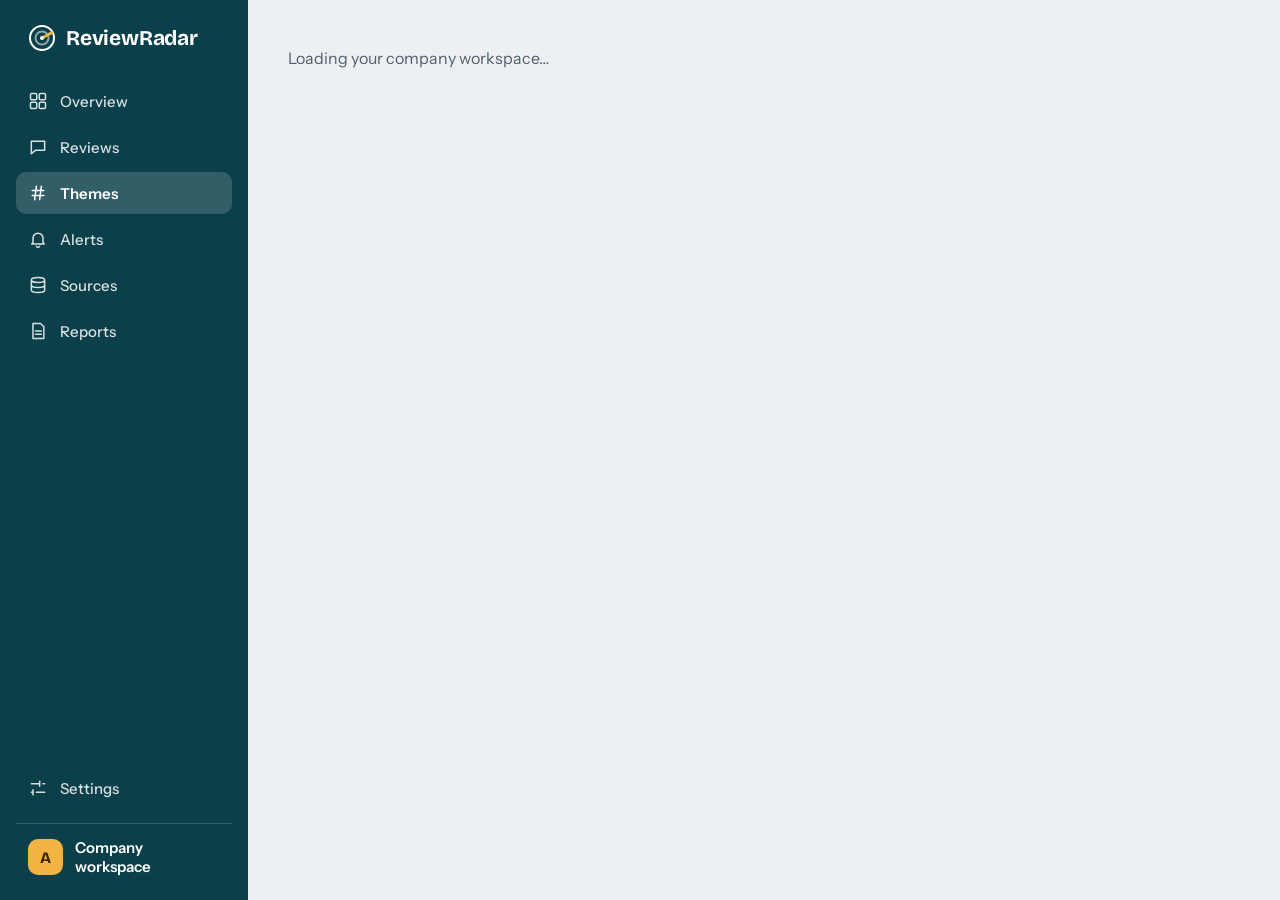
<file: themes.html>
<!doctype html>
<html lang="en">
<head>
<meta charset="utf-8">
<meta name="viewport" content="width=device-width, initial-scale=1">
<title>Themes, ReviewRadar</title>
<link rel="preconnect" href="https://fonts.googleapis.com">
<link rel="preconnect" href="https://fonts.gstatic.com" crossorigin>
<link href="https://fonts.googleapis.com/css2?family=Bricolage+Grotesque:opsz,wght@12..96,600;12..96,700&family=Instrument+Sans:wght@400;500;600&display=swap" rel="stylesheet">
<link rel="stylesheet" href="styles.css">
</head>
<body>
<div class="rr-app">

  <nav class="rr-sidebar" aria-label="Main">
    <div style="display: flex; align-items: center; gap: 10px; padding: 0 12px 24px">
      <svg width="28" height="28" viewBox="0 0 28 28" aria-hidden="true"><circle cx="14" cy="14" r="12" fill="none" stroke="#fff" stroke-width="2"/><circle cx="14" cy="14" r="6.5" fill="none" stroke="#fff" stroke-width="2" opacity=".55"/><path d="M14 14 L24 8.5" stroke="#F2B544" stroke-width="2.6" stroke-linecap="round"/><circle cx="14" cy="14" r="2" fill="#fff"/></svg>
      <span class="disp" style="font-size: 21px; font-weight: 700; letter-spacing: -0.01em">ReviewRadar</span>
    </div>
    <a class="nav" href="overview"><svg width="20" height="20" viewBox="0 0 24 24" fill="none" stroke="currentColor" stroke-width="1.8" aria-hidden="true"><rect x="3" y="3" width="7.5" height="7.5" rx="1.5"/><rect x="13.5" y="3" width="7.5" height="7.5" rx="1.5"/><rect x="3" y="13.5" width="7.5" height="7.5" rx="1.5"/><rect x="13.5" y="13.5" width="7.5" height="7.5" rx="1.5"/></svg>Overview</a>
    <a class="nav" href="reviews"><svg width="20" height="20" viewBox="0 0 24 24" fill="none" stroke="currentColor" stroke-width="1.8" stroke-linejoin="round" aria-hidden="true"><path d="M4 5h16v11H9l-5 4z"/></svg>Reviews</a>
    <a class="nav on" href="themes"><svg width="20" height="20" viewBox="0 0 24 24" fill="none" stroke="currentColor" stroke-width="1.8" stroke-linecap="round" aria-hidden="true"><path d="M5 9h14M5 15h14M10 4L8 20M16 4l-2 16"/></svg>Themes</a>
    <a class="nav" href="alerts"><svg width="20" height="20" viewBox="0 0 24 24" fill="none" stroke="currentColor" stroke-width="1.8" stroke-linejoin="round" aria-hidden="true"><path d="M6 16v-5a6 6 0 1112 0v5l1.5 2h-15zM10 20a2 2 0 004 0"/></svg>Alerts<span class="badge" data-alert-badge hidden></span></a>
    <a class="nav" href="sources"><svg width="20" height="20" viewBox="0 0 24 24" fill="none" stroke="currentColor" stroke-width="1.8" aria-hidden="true"><path d="M4 6c0-1.7 3.6-3 8-3s8 1.3 8 3-3.6 3-8 3-8-1.3-8-3zM4 6v6c0 1.7 3.6 3 8 3s8-1.3 8-3V6M4 12v6c0 1.7 3.6 3 8 3s8-1.3 8-3v-6"/></svg>Sources</a>
    <a class="nav" href="reports"><svg width="20" height="20" viewBox="0 0 24 24" fill="none" stroke="currentColor" stroke-width="1.8" stroke-linejoin="round" stroke-linecap="round" aria-hidden="true"><path d="M6 3h9l4 4v14H6zM9 12h7M9 16h7"/></svg>Reports</a>
    <div style="flex: 1; min-height: 40px"></div>
    <a class="nav" href="settings"><svg width="20" height="20" viewBox="0 0 24 24" fill="none" stroke="currentColor" stroke-width="1.8" stroke-linecap="round" aria-hidden="true"><path d="M4 7h10M18 7h2M4 17h2M10 17h10M14 4v6M6 14v6"/></svg>Settings</a>
    <div style="display: flex; align-items: center; gap: 12px; padding: 14px 12px 0; margin-top: 10px; border-top: 1px solid rgba(255,255,255,.16)">
      <span class="disp" style="width: 36px; height: 36px; border-radius: 10px; background: #F2B544; color: #3A2600; font-weight: 700; display: flex; align-items: center; justify-content: center">A</span>
      <div style="min-width: 0"><div style="font-size: 15px; font-weight: 600">Company workspace</div></div>
    </div>
  </nav>

  <main class="rr-main">
    <p class="muted" role="status">Loading your company workspace…</p>
  </main>
</div>
<script src="app.js" defer></script>
</body>
</html>
</file>
<file: styles.css>
/* ==========================================================================
   ReviewRadar — shared styles
   Used by every page. Page-specific layout (flex/grid sizing) stays inline in
   each HTML file; everything reusable lives here.

   Palette
   --petrol      #0D4A57   brand, primary buttons, links
   --rail        #0B3F4A   sidebar
   --mist        #EDF0F2   app background
   --ink         #12262F   text
   --muted       #4F5F69   secondary text
   --negative    #D94B55 (fill)   #8F1D26 (text)   #FBDDDF (tint)
   --neutral     #E0B85A (fill)   #6B4500 (text)   #FBEBC4 (tint)
   --positive    #1C9E75 (fill)   #0B5A41 (text)   #D3F0E3 (tint)
   --signal      #F2B544   accent (radar sweep, badges)

   Fonts: Bricolage Grotesque (headings, numbers), Instrument Sans (UI)
   ========================================================================== */

:root {
  --petrol: #0D4A57;
  --petrol-deep: #093640;
  --rail: #0B3F4A;
  --mist: #EDF0F2;
  --paper: #F5F7F8;
  --surface: #FFFFFF;
  --line: #DDE3E8;
  --line-soft: #E6EBEF;
  --ink: #12262F;
  --muted: #4F5F69;
  --negative: #D94B55;
  --neutral: #E0B85A;
  --positive: #1C9E75;
  --signal: #F2B544;
}

/* ---------- Base ---------- */
body { margin: 0; font-family: 'Instrument Sans', system-ui, sans-serif; color: #12262F; -webkit-font-smoothing: antialiased; }
.disp { font-family: 'Bricolage Grotesque', 'Instrument Sans', sans-serif; }
a { color: #0D4A57; font-weight: 600; }
a:hover { color: #093640; }
:focus-visible { outline: 3px solid #7CC4D0; outline-offset: 2px; }
.sr-only { position: absolute; left: -9999px; }
.muted { color: #4F5F69; }
.mono { font-family: ui-monospace, SFMono-Regular, Menlo, monospace; font-size: 13px; }

.card { background: #fff; border: 1px solid #DDE3E8; border-radius: 16px; }

.h2 { font-family: 'Bricolage Grotesque', 'Instrument Sans', sans-serif; font-size: 20px; font-weight: 700; letter-spacing: -0.01em; margin: 0; }
.h2.lg { font-size: 22px; }
.lab { font-size: 13px; font-weight: 600; color: #4F5F69; }
.lab.mb { margin-bottom: 6px; }

/* ---------- App shell ---------- */
.rr-app { height: 100vh; display: flex; overflow: hidden; background: #EDF0F2; }
.rr-sidebar { flex: 0 0 248px; box-sizing: border-box; height: 100vh; overflow-y: auto; overscroll-behavior: contain; background: #0B3F4A; color: #fff; padding: 24px 16px; display: flex; flex-direction: column; gap: 4px; }
.rr-main { flex: 1 1 0; min-width: 0; height: 100vh; overflow-y: auto; overscroll-behavior: contain; box-sizing: border-box; padding: 32px 40px 56px; display: flex; flex-direction: column; gap: 24px; }

@media (max-width: 960px) {
  .rr-kpis { grid-template-columns: repeat(2, minmax(0, 1fr)); }
  .rr-two-col { grid-template-columns: 1fr; }
}

/* ---------- Mobile menu trigger + backdrop ---------- */
.rr-menu-btn {
  position: fixed; top: 14px; left: 14px; z-index: 70;
  display: none; align-items: center; justify-content: center;
  width: 44px; height: 44px; padding: 0; box-sizing: border-box;
  border: 1px solid #DDE3E8; border-radius: 12px;
  background: rgba(255,255,255,.94); color: #0D4A57; cursor: pointer;
  box-shadow: 0 4px 14px rgba(18,38,47,.14);
  backdrop-filter: blur(6px); -webkit-backdrop-filter: blur(6px);
  transition: opacity .2s ease, transform .2s ease;
}
.rr-menu-btn:hover { background: #fff; }
.rr-menu-btn.is-hidden { opacity: 0; pointer-events: none; transform: scale(.92); }

.rr-backdrop {
  position: fixed; inset: 0; z-index: 55; display: none;
  background: rgba(9,54,64,.45);
  backdrop-filter: blur(3px); -webkit-backdrop-filter: blur(3px);
  opacity: 0; visibility: hidden;
  transition: opacity .28s ease, visibility .28s ease;
}
.rr-backdrop.is-open { opacity: 1; visibility: visible; }
body.menu-open { overflow: hidden; }

@media (max-width: 820px) {
  .rr-app { height: auto; min-height: 100vh; overflow: visible; flex-direction: column; }

  .rr-sidebar {
    position: fixed; top: 0; left: 0; bottom: 0; z-index: 60;
    flex: none; width: 264px; max-width: 84vw; height: 100vh;
    box-sizing: border-box; overflow-y: auto; overscroll-behavior: contain;
    transform: translateX(-100%); visibility: hidden;
    transition: transform .28s cubic-bezier(.22,.61,.36,1), visibility .28s ease;
    box-shadow: 0 0 40px rgba(9,54,64,.35);
  }
  .rr-sidebar.is-open { transform: translateX(0); visibility: visible; }

  .rr-menu-btn { display: inline-flex; }
  .rr-backdrop { display: block; }

  .rr-main { flex: 1 1 auto; width: 100%; height: auto; overflow: visible; padding: 64px 16px 40px; gap: 18px; }
}

/* ---------- Sidebar navigation ---------- */
.nav { display: flex; align-items: center; gap: 12px; height: 42px; padding: 0 12px; border-radius: 10px; color: rgba(255,255,255,.84); font-size: 15px; font-weight: 500; text-decoration: none; }
.nav:hover { background: rgba(255,255,255,.08); color: #fff; }
.nav.on { background: rgba(255,255,255,.16); color: #fff; font-weight: 600; }
.nav svg { flex: none; }
.badge { margin-left: auto; font-size: 12px; font-weight: 700; background: #F2B544; color: #3A2600; border-radius: 99px; padding: 1px 8px; }

/* ---------- Buttons ---------- */
.btn { display: inline-flex; align-items: center; justify-content: center; gap: 8px; height: 42px; padding: 0 18px; border-radius: 10px; font: inherit; font-size: 15px; font-weight: 600; cursor: pointer; border: 1px solid #0D4A57; background: #0D4A57; color: #fff; text-decoration: none; }
.btn:hover { background: #093640; color: #fff; }
.btn.alt { background: #fff; color: #12262F; border-color: #8796A1; }
.btn.alt:hover { background: #EEF1F3; color: #12262F; }
.btn.sm { height: 34px; padding: 0 14px; font-size: 14px; }
.btn.lg { height: 48px; padding: 0 22px; font-size: 16px; }
.btn.block { width: 100%; }

/* ---------- Form fields ---------- */
.lbl { display: block; font-size: 14px; font-weight: 600; margin-bottom: 6px; }
.hint { font-size: 13px; color: #5B6B75; margin-top: 6px; }
.inp { width: 100%; box-sizing: border-box; height: 48px; border: 1px solid #8796A1; border-radius: 10px; padding: 0 14px; font: inherit; font-size: 16px; background: #fff; color: #12262F; }
.inp:focus { outline: 3px solid #9FD3DC; border-color: #0D4A57; }
.inp.md { height: 42px; padding: 0 12px; font-size: 15px; }
.select { height: 42px; box-sizing: border-box; border: 1px solid #8796A1; border-radius: 10px; padding: 0 12px; font: inherit; font-size: 15px; background: #fff; color: #12262F; }
.select.sm { height: 34px; border-radius: 8px; padding: 0 10px; font-size: 14px; }
.select.lg { height: 44px; width: 100%; }

/* ---------- Sentiment pills, tags, chips ---------- */
.pill { display: inline-flex; align-items: center; gap: 6px; height: 24px; padding: 0 10px; border-radius: 99px; font-size: 12px; font-weight: 600; white-space: nowrap; }
.pill::before { content: ""; width: 6px; height: 6px; border-radius: 50%; background: currentColor; }
.neg { background: #FBDDDF; color: #8F1D26; }
.neu { background: #FBEBC4; color: #6B4500; }
.pos { background: #D3F0E3; color: #0B5A41; }
.off { background: #E6EBEF; color: #3B4C57; }
.urg { display: inline-flex; align-items: center; height: 24px; padding: 0 10px; border-radius: 99px; font-size: 12px; font-weight: 700; background: #12262F; color: #fff; }
.chip { display: inline-flex; align-items: center; height: 24px; padding: 0 10px; border-radius: 6px; font-size: 13px; font-weight: 500; background: #EAF0F3; color: #25404D; }
.chip-dark { height: 22px; padding: 0 9px; font-size: 12px; background: transparent; border: 1px solid rgba(255,255,255,.28); color: rgba(255,255,255,.88); }
.topic { display: inline-flex; align-items: center; gap: 6px; height: 30px; padding: 0 12px; border-radius: 8px; font-size: 14px; font-weight: 500; background: #EAF0F3; color: #25404D; }
.req { font-size: 12px; font-weight: 600; color: #0D4A57; background: #DCEFF2; border-radius: 99px; padding: 2px 8px; margin-left: 8px; }
.dot { display: inline-block; width: 10px; height: 10px; border-radius: 3px; margin-right: 6px; }

/* ---------- Segmented control ---------- */
.seg { display: inline-flex; background: #fff; border: 1px solid #CBD3D9; border-radius: 10px; padding: 3px; }
.seg button { height: 34px; padding: 0 14px; border: 0; border-radius: 7px; background: transparent; font: inherit; font-size: 14px; font-weight: 600; color: #4F5F69; cursor: pointer; }
.seg button.on { background: #0D4A57; color: #fff; }

/* ---------- Sentiment split bar ---------- */
.split { display: flex; height: 10px; border-radius: 5px; overflow: hidden; gap: 2px; }

/* ---------- Sentiment-by-day chart (overview) ---------- */
.day { flex: 1; min-width: 0; height: 260px; display: flex; flex-direction: column; }
.day-half { flex: 1; display: flex; flex-direction: column; }
.day-half.up { justify-content: flex-end; }
.day-half.down { justify-content: flex-start; }
.day-axis { height: 2px; background: #12262F; opacity: .25; }
.s-pos { background: #1C9E75; border-radius: 3px 3px 0 0; }
.s-neu { background: #E0B85A; }
.s-neg { background: #D94B55; border-radius: 0 0 3px 3px; }

/* ---------- Overview: themes table ---------- */
.trow { display: grid; grid-template-columns: minmax(0, 1.2fr) 44px minmax(0, 1.6fr) 72px; gap: 14px; align-items: center; padding: 12px 0; border-top: 1px solid #E6EBEF; font-size: 15px; }

/* ---------- Reviews: list ---------- */
.rv { display: flex; flex-direction: column; gap: 10px; padding: 16px 18px; border-top: 1px solid #E6EBEF; cursor: pointer; }
.ri { display: flex; flex-direction: column; gap: 6px; padding: 16px 18px; border-top: 1px solid #E6EBEF; cursor: pointer; }
.theme-row { display: grid; grid-template-columns: minmax(0, 1.3fr) 56px minmax(0, 1.3fr) 64px; gap: 14px; align-items: center; padding: 14px 20px; font-size: 15px; border-top: 1px solid #E6EBEF; cursor: pointer; }
.rv:hover, .ri:hover, .theme-row:hover { background: #F6F9FA; }
.rv.is-selected, .ri.is-selected, .theme-row.is-selected { background: #EAF5F7; box-shadow: inset 0 0 0 2px #0D4A57; border-radius: 12px; border-top-color: transparent; }

/* ---------- Themes: quotes ---------- */
.q { margin: 0; padding: 14px 16px; background: #F6F9FA; border-radius: 12px; font-size: 15px; line-height: 1.5; }
.q small { display: block; margin-top: 6px; font-size: 13px; color: #4F5F69; }

/* ---------- Alerts ---------- */
.al { display: flex; flex-direction: column; gap: 10px; padding: 18px 20px; border-top: 1px solid #E6EBEF; }
.rule { display: flex; gap: 14px; align-items: flex-start; padding: 16px 0; border-top: 1px solid #E6EBEF; }
.rule input { width: 40px; height: 22px; flex: none; margin-top: 2px; accent-color: #0D4A57; }

/* ---------- Sources ---------- */
.tr { display: grid; grid-template-columns: minmax(0, 2fr) 90px minmax(0, 1.4fr) 150px 70px; gap: 16px; align-items: center; padding: 14px 28px; border-top: 1px solid #E6EBEF; font-size: 15px; }
.code { margin: 0; background: #0B3F4A; color: #E8F4F6; border-radius: 12px; padding: 16px 18px; font-family: ui-monospace, SFMono-Regular, Menlo, monospace; font-size: 13px; line-height: 1.65; overflow-x: auto; white-space: pre; }
.rr-import { display: grid; gap: 14px; }
.rr-import > p { margin: 0; line-height: 1.5; }
.rr-file { width: 100%; box-sizing: border-box; padding: 12px; border: 1px dashed #8796A1; border-radius: 12px; background: #F7F9FA; font: inherit; font-size: 15px; color: #12262F; }
.rr-file::file-selector-button { margin-right: 12px; padding: 10px 14px; border: 1px solid #0D4A57; border-radius: 8px; background: #fff; color: #0D4A57; font: inherit; font-size: 14px; font-weight: 600; cursor: pointer; }
.rr-file::file-selector-button:hover { background: #EAF5F7; }
.rr-progress { display: grid; gap: 8px; }
.rr-progress[hidden] { display: none; }
.rr-progress-track { height: 12px; overflow: hidden; border-radius: 99px; background: #E6EBEF; }
.rr-progress-track span { display: block; width: 0; height: 100%; border-radius: inherit; background: #0D4A57; transition: width .25s ease; }
.rr-progress-meta { display: flex; justify-content: space-between; gap: 12px; flex-wrap: wrap; font-size: 13px; color: #4F5F69; }
.rr-progress-error .rr-progress-track span { background: #D94B55; }
.rr-progress-error .rr-progress-meta { color: #8F1D26; }
.key { flex: 1; min-width: 200px; height: 42px; box-sizing: border-box; border: 1px solid #8796A1; border-radius: 10px; padding: 0 12px; display: flex; align-items: center; font-family: ui-monospace, SFMono-Regular, Menlo, monospace; font-size: 14px; background: #F7F9FA; }
.tile { width: 44px; height: 44px; border-radius: 12px; background: #E3EEF1; color: #0D4A57; display: flex; align-items: center; justify-content: center; font-weight: 700; font-size: 16px; flex: none; }

/* ---------- First import (column mapping) ---------- */
.map-row { display: grid; grid-template-columns: minmax(0, 1.1fr) minmax(0, 1fr) minmax(0, 1.3fr); gap: 20px; align-items: center; padding: 14px 0; border-top: 1px solid #E6EBEF; }
.map-th { font-size: 13px; font-weight: 600; color: #4F5F69; }

/* ---------- Settings ---------- */
.tab { display: inline-flex; align-items: center; height: 44px; padding: 0 4px; margin-right: 24px; font-size: 15px; font-weight: 600; color: #4F5F69; text-decoration: none; border-bottom: 3px solid transparent; }
.tab.on { color: #0D4A57; border-bottom-color: #0D4A57; }
.mr { display: grid; grid-template-columns: minmax(0, 2fr) 130px 130px 60px; gap: 16px; align-items: center; padding: 14px 28px; border-top: 1px solid #E6EBEF; font-size: 15px; }
.av { width: 38px; height: 38px; border-radius: 50%; background: #E3EEF1; color: #0D4A57; font-weight: 700; display: flex; align-items: center; justify-content: center; flex: none; }

/* ---------- Live workspace views ---------- */
.rr-logout { position: fixed; right: 20px; bottom: 20px; z-index: 5; box-shadow: 0 4px 16px rgba(18,38,47,.16); }
.rr-page-head { display: flex; align-items: flex-end; justify-content: space-between; gap: 16px; flex-wrap: wrap; }
.rr-page-head .disp { margin: 0; font-size: 32px; letter-spacing: -.02em; font-weight: 700; }
.rr-page-head p { margin: 5px 0 0; font-size: 15px; }
.rr-panel { min-width: 0; box-sizing: border-box; padding: 24px; background: #fff; border: 1px solid #DDE3E8; border-radius: 16px; }
.rr-panel > .h2 { margin: 0 0 14px; }
.rr-kpis { display: grid; grid-template-columns: repeat(4, minmax(0, 1fr)); gap: 16px; }
.rr-kpis strong { display: block; margin-top: 8px; font: 700 34px 'Bricolage Grotesque', 'Instrument Sans', sans-serif; }
.rr-two-col { display: grid; grid-template-columns: repeat(2, minmax(0, 1fr)); gap: 20px; align-items: start; }
.rr-chart { min-height: 170px; display: flex; align-items: end; gap: 8px; overflow-x: auto; border-bottom: 1px solid #CBD3D9; padding: 12px 4px 0; }
.rr-bar-item { flex: 1 0 22px; min-width: 22px; display: flex; flex-direction: column; justify-content: end; align-items: center; gap: 6px; }
.rr-bar { width: 100%; max-width: 38px; min-height: 2px; border-radius: 5px 5px 0 0; background: #0D4A57; }
.rr-bar-item small { color: #4F5F69; font-size: 10px; }
.rr-sentiments { display: grid; gap: 12px; margin: 16px 0 24px; }
.rr-sentiments > div { display: flex; justify-content: space-between; align-items: center; }
.rr-list { display: grid; gap: 12px; }
.rr-review { display: grid; grid-template-columns: auto auto 1fr; align-items: center; gap: 10px; padding: 16px; border: 1px solid #E6EBEF; border-radius: 12px; background: #fff; }
.rr-review p { grid-column: 1 / -1; margin: 0; line-height: 1.5; white-space: pre-wrap; overflow-wrap: anywhere; }
.rr-review-date { justify-self: end; font-size: 13px; }
.rr-review-meta { grid-column: 1 / -1; display: flex; justify-content: space-between; gap: 10px; flex-wrap: wrap; align-items: center; }
.rr-tags { display: flex; gap: 6px; flex-wrap: wrap; }
.rr-summary { grid-column: 1 / -1; font-size: 14px; }
.rr-urgent-item .rr-review { margin-bottom: 10px; }
.rr-controls { display: flex; gap: 12px; flex-wrap: wrap; align-items: center; }
.rr-controls > .inp { max-width: 460px; }
.rr-controls label { display: flex; align-items: center; gap: 8px; flex-wrap: wrap; }
.rr-pagination { display: flex; justify-content: center; align-items: center; gap: 16px; margin-top: 18px; }
.rr-topic-list { display: grid; }
.rr-topic-row { display: grid; grid-template-columns: minmax(120px, 1fr) minmax(90px, .7fr) minmax(160px, 1fr); gap: 12px; align-items: center; padding: 13px 0; border-top: 1px solid #E6EBEF; }
.rr-callout { padding: 14px 16px; border: 1px solid #B8D8DE; border-radius: 12px; background: #F2F9FA; color: #25404D; line-height: 1.5; }
.rr-range { display: flex; align-items: center; gap: 8px; color: #4F5F69; font-size: 14px; }
.rr-form { display: grid; gap: 12px; }
.rr-form textarea.inp { height: auto; min-height: 120px; padding: 12px; }
.rr-code { padding: 16px; border-radius: 10px; overflow-wrap: anywhere; white-space: pre-wrap; background: #0B3F4A; color: #E8F4F6; font: 13px/1.6 ui-monospace, SFMono-Regular, Menlo, monospace; }
.rr-usage { height: 10px; overflow: hidden; border-radius: 6px; background: #E6EBEF; }
.rr-usage span { display: block; height: 100%; background: #0D4A57; }
.rr-key-row { display: flex; gap: 8px; align-items: center; flex-wrap: wrap; }
.rr-key-row code { flex: 1 1 240px; overflow-wrap: anywhere; padding: 10px; border: 1px solid #DDE3E8; border-radius: 8px; background: #F7F9FA; }
.rr-success, .rr-error { margin: 0; font-size: 14px; }
.rr-success { color: #0B5A41; }
.rr-error { color: #8F1D26; }

@media (max-width: 760px) {
  .rr-kpis { grid-template-columns: repeat(2, minmax(0, 1fr)); }
  .rr-two-col { grid-template-columns: 1fr; }
  .rr-topic-row { grid-template-columns: 1fr; gap: 4px; }
  .rr-review { grid-template-columns: auto 1fr; }
  .rr-review-date { grid-column: 1 / -1; justify-self: start; }
  .rr-controls > .inp { max-width: none; flex: 1 1 100%; }
  .rr-controls .select { flex: 1 1 auto; }
}

@media (max-width: 560px) {
  .rr-main { padding: 60px 12px 36px; gap: 14px; }
  .rr-panel { padding: 16px; border-radius: 14px; }
  .rr-page-head .disp { font-size: 26px; }
  .rr-page-head p { font-size: 14px; }
  .rr-kpis { gap: 10px; }
  .rr-kpis strong { font-size: 26px; }
  .rr-review { padding: 12px; gap: 8px; }
  .rr-pagination { flex-wrap: wrap; gap: 10px; }
  .rr-range { width: 100%; justify-content: space-between; }
  .rr-logout { position: static; margin: 0 12px 24px auto; }
}

@media (max-width: 420px) {
  .rr-kpis { grid-template-columns: 1fr; }
}

/* ---------- Auth + onboarding pages ---------- */
.auth-shell { min-height: 100vh; min-height: 100svh; display: flex; flex-wrap: nowrap; background: #F5F7F8; }

.auth-hero { flex: 1 1 640px; min-width: 0; box-sizing: border-box; background: #0D4A57; color: #fff; padding: 48px 64px; display: flex; flex-direction: column; justify-content: space-between; gap: 40px; }
.auth-brand { display: flex; align-items: center; gap: 10px; }
.auth-brand-name { font-size: 22px; font-weight: 700; letter-spacing: -0.01em; }
.auth-hero-copy { display: flex; flex-direction: column; gap: 28px; max-width: 560px; }
.auth-hero-copy.md { gap: 36px; max-width: 520px; }
.auth-hero-title { margin: 0; font-size: 54px; line-height: 1.02; letter-spacing: -0.025em; font-weight: 700; }
.auth-hero-title.md { font-size: 46px; line-height: 1.05; }
.auth-lede { margin: 0; font-size: 18px; line-height: 1.5; color: rgba(255,255,255,.8); max-width: 480px; }
.auth-examples { display: flex; flex-direction: column; gap: 10px; margin-top: 8px; }
.auth-examples-title { font-size: 14px; font-weight: 600; color: rgba(255,255,255,.8); }
.auth-example { display: flex; flex-direction: column; gap: 10px; padding: 14px 16px; background: rgba(255,255,255,.08); border: 1px solid rgba(255,255,255,.16); border-radius: 14px; }
.auth-example-meta { display: flex; justify-content: space-between; align-items: center; gap: 12px; font-size: 13px; color: rgba(255,255,255,.75); }
.auth-example-body { font-size: 16px; line-height: 1.4; }
.auth-example-tags { display: flex; gap: 6px; }
.auth-steps { margin: 0; padding: 0; list-style: none; display: flex; flex-direction: column; }
.auth-step { display: flex; gap: 20px; }
.auth-step-marker { display: flex; flex-direction: column; align-items: center; flex: none; }
.auth-step-number { width: 36px; height: 36px; border-radius: 50%; background: #F2B544; color: #3A2600; font-weight: 700; display: flex; align-items: center; justify-content: center; flex: none; }
.auth-step-number.ghost { background: transparent; border: 2px solid rgba(255,255,255,.5); }
.auth-step-rule { width: 2px; flex: 1; min-height: 28px; background: rgba(255,255,255,.28); }
.auth-step-body { padding-bottom: 28px; }
.auth-step-title { font-size: 18px; font-weight: 600; }
.auth-step-desc { font-size: 15px; line-height: 1.5; color: rgba(255,255,255,.78); margin-top: 4px; }
.auth-footnote { margin: 0; font-size: 13px; color: rgba(255,255,255,.7); }

.auth-panel { order: 1; flex: 1 1 560px; min-width: 0; box-sizing: border-box; display: flex; align-items: center; justify-content: center; padding: 48px 32px; }
.auth-card { width: 100%; max-width: 400px; display: flex; flex-direction: column; gap: 28px; }
.auth-card.md { max-width: 420px; gap: 26px; }
.auth-intro { display: flex; flex-direction: column; gap: 8px; }
.auth-panel-title { margin: 0; font-size: 36px; letter-spacing: -0.02em; font-weight: 700; }
.auth-sub { margin: 0; font-size: 16px; line-height: 1.5; color: #4F5F69; }
.auth-form { display: flex; flex-direction: column; gap: 18px; }
.auth-label-row { display: flex; justify-content: space-between; align-items: baseline; }
.auth-note { font-size: 13px; }
.auth-consent { display: flex; gap: 10px; align-items: flex-start; font-size: 14px; line-height: 1.45; color: #4F5F69; }
.auth-consent input { width: 18px; height: 18px; margin: 1px 0 0; accent-color: #0D4A57; flex: none; }
.auth-alt { margin: 0; font-size: 15px; color: #4F5F69; text-align: center; }
.auth-form [data-form-message] { margin: 0; font-size: 14px; }
.auth-form [data-form-message]:empty { height: 0; }

@media (max-width: 900px) {
  .auth-shell { flex-direction: column; }
  .auth-hero { flex: 1 1 auto; padding: 32px 24px; }
  .auth-hero-title, .auth-hero-title.md { font-size: 34px; line-height: 1.1; }
  .auth-panel { flex: 1 1 auto; padding: 32px 20px; }
  .auth-examples { display: none; }
}

@media (max-width: 560px) {
  .auth-hero { padding: 26px 18px; }
  .auth-hero-title, .auth-hero-title.md { font-size: 28px; }
  .auth-panel { padding: 26px 16px; }
  .ob-header { padding: 16px !important; }
  .ob-main { padding: 8px 16px 40px !important; }
}
</file>
